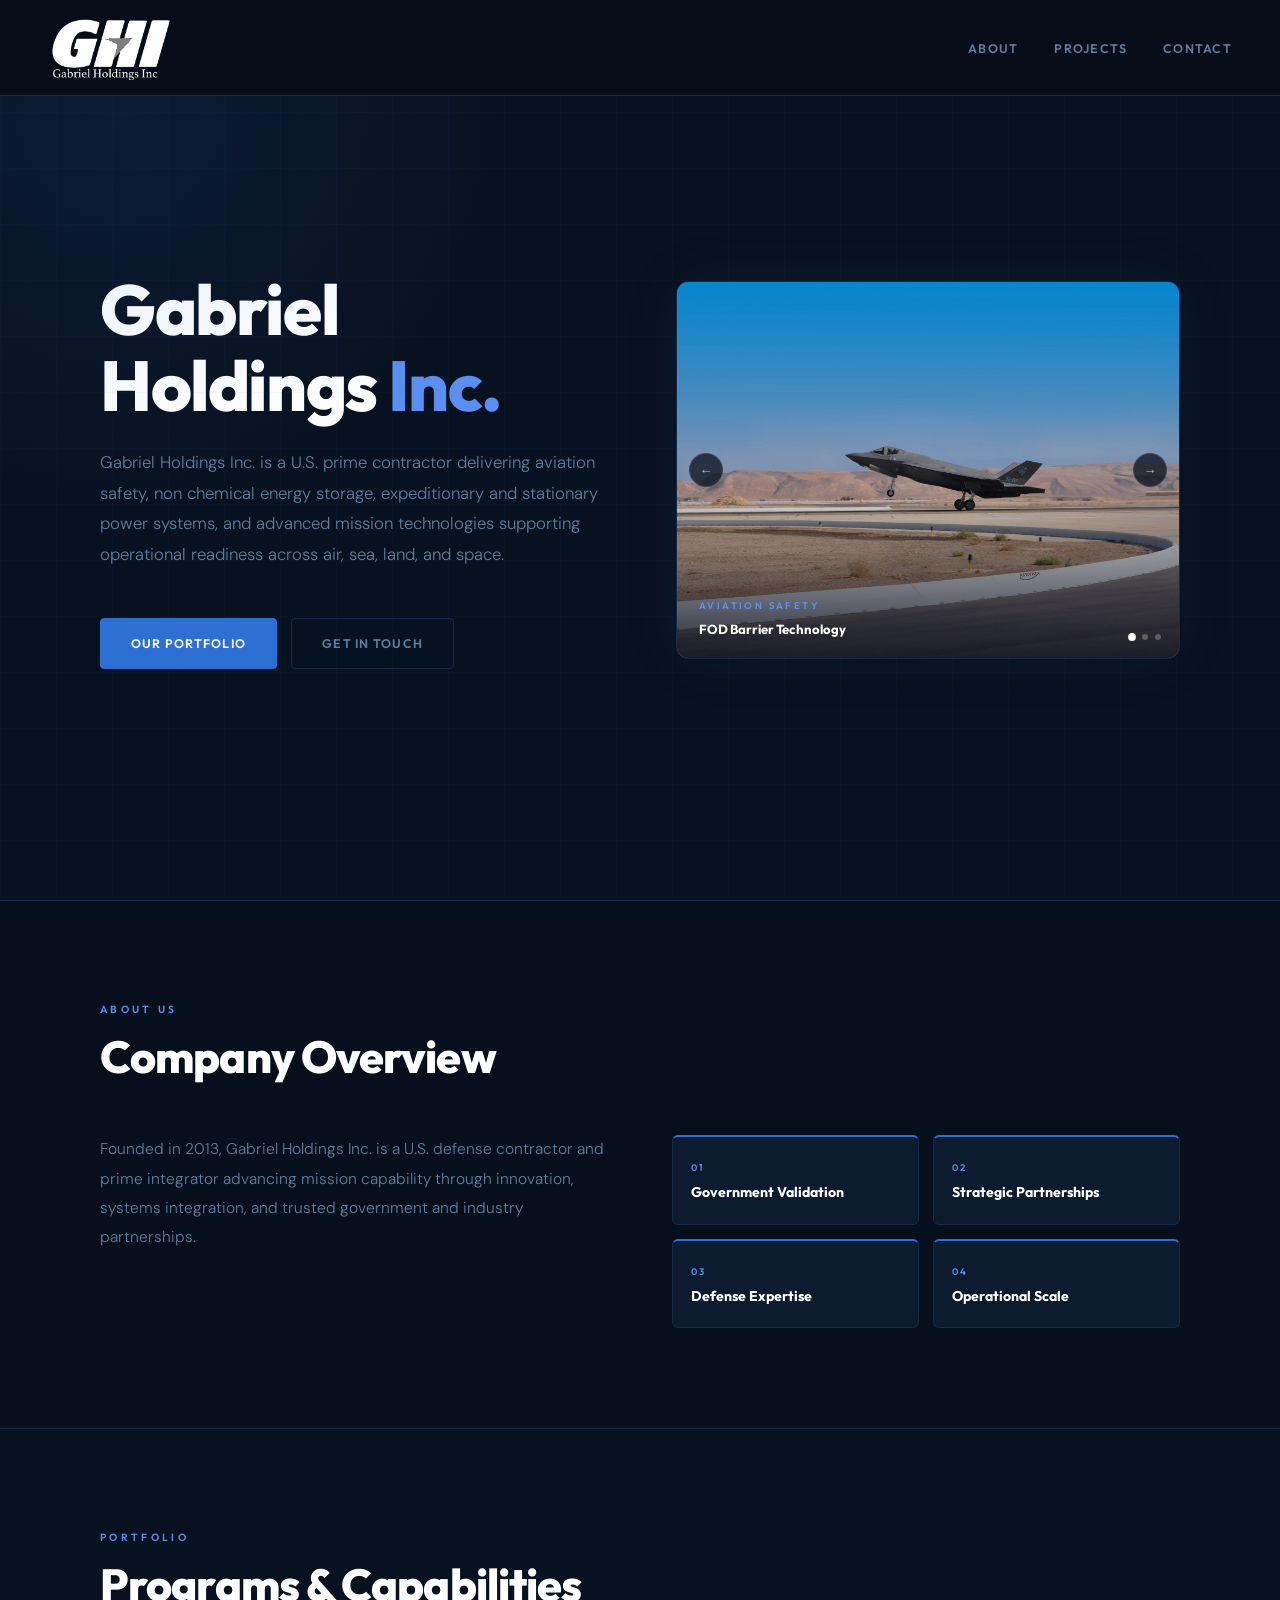
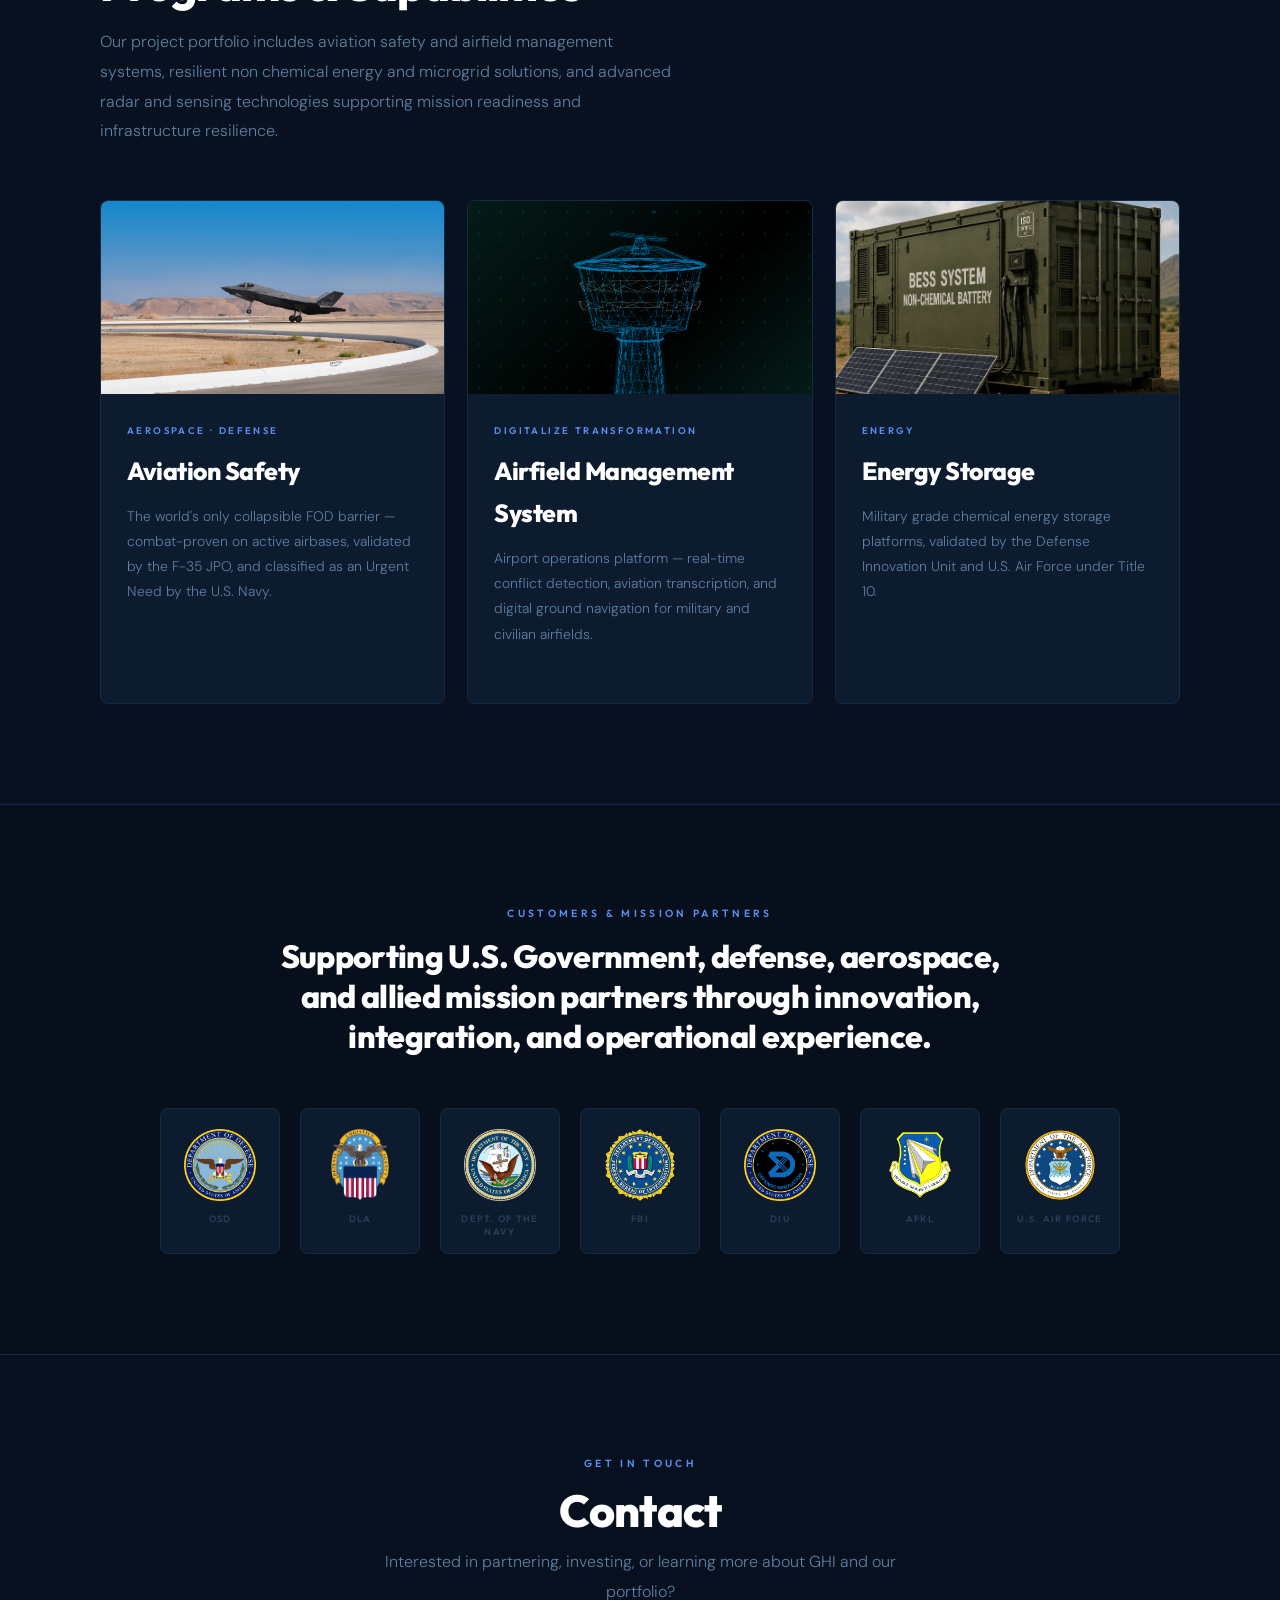
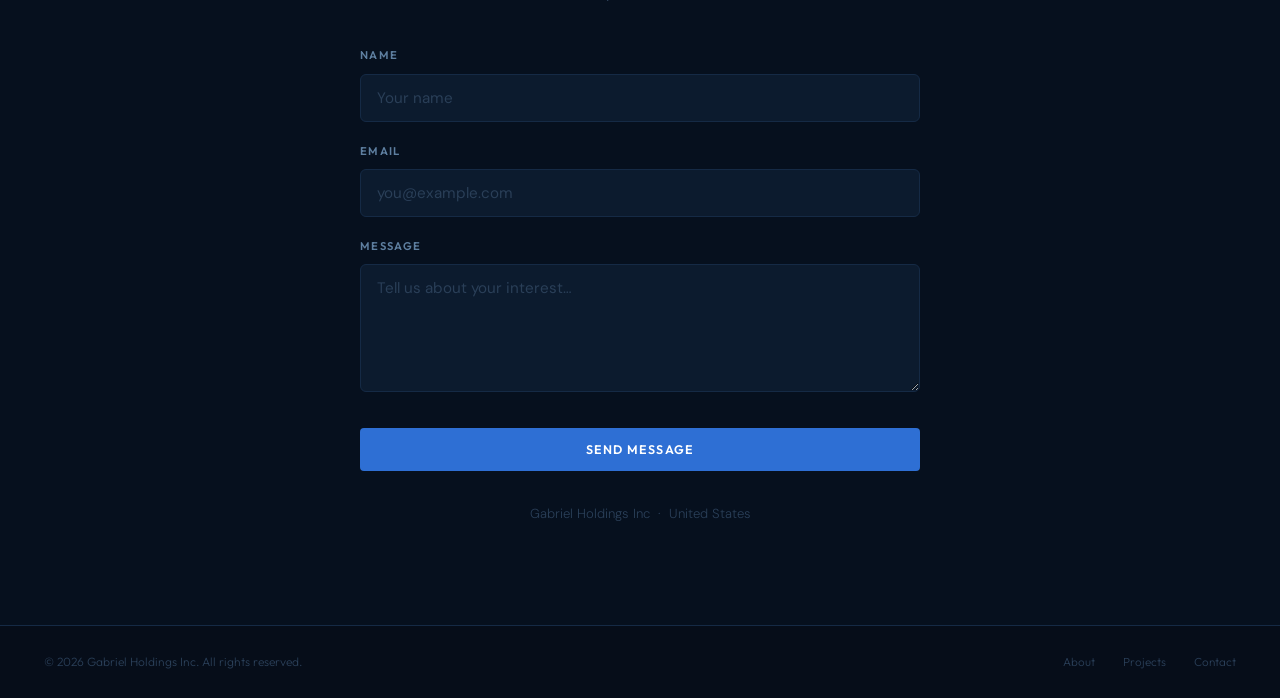
<file: index.html>
<!doctype html>
<html lang="en">
  <head>
    <meta charset="UTF-8" />
    <meta name="viewport" content="width=device-width, initial-scale=1.0" />
    <title>
      Gabriel Holdings Inc — Strategic Defense &amp; Innovation Partners
    </title>
    <meta
      name="description"
      content="Gabriel Holdings Inc partners with breakthrough companies in defense, aerospace, and energy to scale validated technology into real-world impact."
    />
    <link
      href="https://fonts.googleapis.com/css2?family=Outfit:wght@300;400;600;700;800&amp;family=DM+Sans:ital,wght@0,300;0,400;0,500;1,300&amp;display=swap"
      rel="stylesheet"
    />
    <link rel="icon" type="image/png" href="assets/favicon_package_2/favicon-96x96.png" sizes="96x96" />
    <link rel="icon" type="image/svg+xml" href="assets/favicon_package_2/favicon.svg" />
    <link rel="shortcut icon" href="assets/favicon_package_2/favicon.ico" />
    <link rel="apple-touch-icon" sizes="180x180" href="assets/favicon_package_2/apple-touch-icon.png" />
    <link rel="manifest" href="assets/favicon_package_2/site.webmanifest" />
    <link rel="stylesheet" href="style.css" />
    <style>
      /* === HERO === */
      #hero {
        min-height: 100vh;
        display: flex;
        align-items: center;
        padding-top: 120px;
        padding-bottom: 80px;
        position: relative;
        overflow: hidden;
      }

      .hero-inner {
        display: grid;
        grid-template-columns: 1fr 1fr;
        gap: 72px;
        align-items: center;
      }

      #hero::before {
        content: "";
        position: absolute;
        inset: 0;
        background-image:
          linear-gradient(rgba(46, 111, 212, 0.035) 1px, transparent 1px),
          linear-gradient(90deg, rgba(46, 111, 212, 0.035) 1px, transparent 1px);
        background-size: 56px 56px;
        pointer-events: none;
      }

      #hero::after {
        content: "";
        position: absolute;
        top: -280px;
        left: -280px;
        width: 800px;
        height: 800px;
        background: radial-gradient(
          circle,
          rgba(46, 111, 212, 0.12) 0%,
          transparent 68%
        );
        pointer-events: none;
      }

      .hero-eyebrow {
        font-family: "Outfit", sans-serif;
        font-size: 0.68rem;
        font-weight: 600;
        color: var(--accent-l);
        text-transform: uppercase;
        letter-spacing: 0.3em;
        margin-bottom: 26px;
      }

      .hero-sub {
        font-size: 1.05rem;
        color: var(--text-2);
        max-width: 520px;
        line-height: 1.82;
        margin-bottom: 48px;
      }

      /* === ABOUT === */
      #about {
        background: #070f1d;
      }

      .about-grid {
        display: grid;
        grid-template-columns: 1fr 1fr;
        gap: 64px;
        margin-top: 54px;
        align-items: start;
      }

      .about-body p {
        font-size: 0.97rem;
        color: var(--text-2);
        line-height: 1.9;
        margin-bottom: 18px;
      }

      /* === PROJECTS === */
      #projects {
        background: var(--bg);
      }

      .projects-grid {
        display: grid;
        grid-template-columns: repeat(3, 1fr);
        gap: 22px;
        margin-top: 54px;
      }

      .pcard {
        background: var(--bg-card);
        border: 1px solid var(--border);
        border-radius: 8px;
        overflow: hidden;
        display: flex;
        flex-direction: column;
        transition:
          border-color 0.2s,
          background 0.2s;
      }

      .pcard:hover {
        border-color: var(--border-a);
        background: var(--bg-card-h);
      }

      /* Thumbnail area — gradient fallback, real image on top */
      .pcard-thumb {
        position: relative;
        aspect-ratio: 16/9;
        overflow: hidden;
      }

      .pcard-thumb::before {
        content: "";
        position: absolute;
        inset: 0;
        background: var(--thumb-bg);
      }

      .pcard-thumb img {
        position: absolute;
        inset: 0;
        width: 100%;
        height: 100%;
        object-fit: cover;
        z-index: 1;
      }

      /* Per-project thumbnail gradients */
      .pcard.airvrix .pcard-thumb {
        --thumb-bg: linear-gradient(
          135deg,
          #041828 0%,
          #0a3060 60%,
          #041828 100%
        );
      }
      .pcard.towerlink .pcard-thumb {
        --thumb-bg: linear-gradient(
          135deg,
          #041c18 0%,
          #000000 60%,
          #041c18 100%
        );
      }
      .pcard.enercap .pcard-thumb {
        --thumb-bg: linear-gradient(
          135deg,
          #04101f 0%,
          #081a38 60%,
          #04101f 100%
        );
      }

      /* Subtle pattern overlay */
      .pcard.airvrix .pcard-thumb::after {
        content: "";
        position: absolute;
        inset: 0;
        background: repeating-linear-gradient(
          -45deg,
          transparent,
          transparent 28px,
          rgba(46, 111, 212, 0.06) 28px,
          rgba(46, 111, 212, 0.06) 29px
        );
        z-index: 0;
      }

      .pcard.towerlink .pcard-thumb::after {
        content: "";
        position: absolute;
        inset: 0;
        background-image: radial-gradient(
          rgba(16, 185, 129, 0.12) 1px,
          transparent 1px
        );
        background-size: 22px 22px;
        z-index: 0;
      }

      .pcard.enercap .pcard-thumb::after {
        content: "";
        position: absolute;
        inset: 0;
        background: repeating-linear-gradient(
          0deg,
          transparent,
          transparent 22px,
          rgba(46, 111, 212, 0.07) 22px,
          rgba(46, 111, 212, 0.07) 23px
        );
        z-index: 0;
      }

      .pcard.radar .pcard-thumb {
        --thumb-bg: linear-gradient(
          135deg,
          #0a0f1e 0%,
          #1a1040 60%,
          #0a0f1e 100%
        );
      }
      .pcard.radar .pcard-thumb::after {
        content: "";
        position: absolute;
        inset: 0;
        background: repeating-linear-gradient(
          45deg,
          transparent,
          transparent 18px,
          rgba(139, 92, 246, 0.07) 18px,
          rgba(139, 92, 246, 0.07) 19px
        );
        z-index: 0;
      }

      .pcard-body {
        padding: 28px 26px 32px;
        flex: 1;
        display: flex;
        flex-direction: column;
      }

      .pcard-tag {
        font-family: "Outfit", sans-serif;
        font-size: 0.6rem;
        font-weight: 600;
        color: var(--accent-l);
        text-transform: uppercase;
        letter-spacing: 0.25em;
        margin-bottom: 12px;
      }

      .pcard-name {
        font-family: "Outfit", sans-serif;
        font-size: 1.55rem;
        font-weight: 800;
        color: #fff;
        letter-spacing: -0.02em;
        margin-bottom: 12px;
      }

      .pcard-desc {
        font-size: 0.87rem;
        color: var(--text-2);
        line-height: 1.8;
        flex: 1;
        margin-bottom: 24px;
      }

      .pcard-cta {
        font-family: "Outfit", sans-serif;
        font-size: 0.72rem;
        font-weight: 600;
        color: var(--accent-l);
        text-transform: uppercase;
        letter-spacing: 0.15em;
        transition: color 0.2s;
      }

      .pcard-cta:hover {
        color: #fff;
      }
      .pcard-cta::after {
        content: " →";
      }

      .pcard-cta {
        display: none;
      }

      /* === SPOTLIGHT === */
      #spotlight {
        background: #070f1d;
        text-align: center;
      }

      #spotlight h2 {
        max-width: 720px;
        margin: 0 auto 18px;
        font-size: clamp(1.4rem, 2.8vw, 2rem);
        line-height: 1.25;
      }

      #spotlight p.lead {
        margin: 0 auto 52px;
      }

      .partner-logos {
        display: flex;
        flex-wrap: wrap;
        justify-content: center;
        gap: 20px;
        margin-top: 52px;
      }

      .partner-logo {
        background: var(--bg-card);
        border: 1px solid var(--border);
        border-radius: 8px;
        padding: 20px 16px 14px;
        width: 120px;
        display: flex;
        flex-direction: column;
        align-items: center;
        gap: 12px;
        transition: border-color 0.2s;
      }

      .partner-logo:hover {
        border-color: var(--border-a);
      }

      .partner-logo img {
        width: 72px;
        height: 72px;
        object-fit: contain;
        filter: grayscale(0.1) brightness(1.05);
        transition: filter 0.25s;
      }

      .partner-logo:hover img {
        filter: grayscale(0) brightness(1.15);
      }

      .partner-logo span {
        font-family: "Outfit", sans-serif;
        font-size: 0.58rem;
        font-weight: 600;
        color: var(--text-3);
        text-transform: uppercase;
        letter-spacing: 0.14em;
        text-align: center;
        line-height: 1.4;
      }

      /* === CONTACT === */
      #contact {
        background: #06101e;
        text-align: center;
      }
      #contact h2 {
        margin-bottom: 12px;
      }
      #contact p.lead {
        margin: 0 auto 10px;
        text-align: center;
      }

      .contact-meta {
        font-size: 0.82rem;
        color: var(--text-3);
        margin-top: 32px;
      }

      /* === CONTACT FORM === */
      #contactForm {
        max-width: 560px;
        margin: 40px auto 0;
        text-align: left;
      }

      .form-group {
        margin-bottom: 20px;
      }

      .form-group label {
        display: block;
        font-family: "Outfit", sans-serif;
        font-size: 0.7rem;
        font-weight: 600;
        color: var(--text-2);
        text-transform: uppercase;
        letter-spacing: 0.12em;
        margin-bottom: 8px;
      }

      .form-group input,
      .form-group textarea {
        width: 100%;
        background: var(--bg-card);
        border: 1px solid var(--border);
        border-radius: 6px;
        padding: 13px 16px;
        font-family: "DM Sans", sans-serif;
        font-size: 0.95rem;
        color: var(--text);
        outline: none;
        transition: border-color 0.2s;
        resize: vertical;
      }

      .form-group input::placeholder,
      .form-group textarea::placeholder {
        color: var(--text-3);
      }

      .form-group input:focus,
      .form-group textarea:focus {
        border-color: var(--accent-dim);
      }

      .form-group.invalid input,
      .form-group.invalid textarea {
        border-color: #ef4444;
      }

      .field-error {
        display: none;
        font-size: 0.75rem;
        color: #f87171;
        margin-top: 6px;
      }
      .form-group.invalid .field-error {
        display: block;
      }

      #submitBtn {
        width: 100%;
        margin-top: 8px;
        cursor: pointer;
        border: none;
      }
      #submitBtn:disabled {
        opacity: 0.55;
        cursor: not-allowed;
      }

      .form-success {
        max-width: 560px;
        margin: 40px auto 0;
        padding: 52px 40px;
        background: var(--bg-card);
        border: 1px solid var(--border);
        border-radius: 8px;
        text-align: center;
      }

      .form-success-icon {
        font-size: 1.8rem;
        color: var(--green);
        margin-bottom: 14px;
      }

      .form-success-title {
        font-family: "Outfit", sans-serif;
        font-size: 1.15rem;
        font-weight: 700;
        color: #fff;
        margin-bottom: 8px;
      }

      .form-success-body {
        font-size: 0.88rem;
        color: var(--text-2);
      }

      .form-error-banner {
        max-width: 560px;
        margin: 14px auto 0;
        padding: 13px 18px;
        background: rgba(239, 68, 68, 0.07);
        border: 1px solid rgba(239, 68, 68, 0.28);
        border-radius: 6px;
        font-size: 0.83rem;
        color: #fca5a5;
        text-align: center;
      }

      /* === HERO CAROUSEL === */
      .hero-carousel {
        position: relative;
        border-radius: 12px;
        overflow: hidden;
        aspect-ratio: 4/3;
        border: 1px solid var(--border);
        box-shadow: 0 0 60px rgba(46, 111, 212, 0.08);
      }

      .carousel-slide {
        position: absolute;
        inset: 0;
        opacity: 0;
        transition: opacity 0.8s ease;
      }

      .carousel-slide.active {
        opacity: 1;
      }

      .carousel-slide img {
        width: 100%;
        height: 100%;
        object-fit: cover;
      }

      .carousel-overlay {
        position: absolute;
        inset: 0;
        background: linear-gradient(
          to top,
          rgba(6, 10, 24, 0.85) 0%,
          rgba(6, 10, 24, 0.1) 45%,
          transparent 100%
        );
        pointer-events: none;
      }

      .carousel-caption {
        position: absolute;
        bottom: 0;
        left: 0;
        right: 0;
        padding: 20px 22px 18px;
        display: flex;
        align-items: flex-end;
        justify-content: space-between;
      }

      .carousel-label {
        font-family: "Outfit", sans-serif;
      }

      .carousel-label-co {
        font-size: 0.6rem;
        font-weight: 600;
        text-transform: uppercase;
        letter-spacing: 0.25em;
        margin-bottom: 4px;
      }

      .carousel-label-co.airvrix {
        color: var(--accent-l);
      }
      .carousel-label-co.towerlink {
        color: #34d399;
      }

      .carousel-label-title {
        font-size: 0.82rem;
        font-weight: 700;
        color: #fff;
      }

      .carousel-dots {
        position: absolute;
        bottom: 18px;
        right: 18px;
        display: flex;
        gap: 7px;
        align-items: center;
        z-index: 5;
      }

      .carousel-dot {
        width: 6px;
        height: 6px;
        border-radius: 50%;
        background: rgba(255, 255, 255, 0.25);
        border: none;
        cursor: pointer;
        transition:
          background 0.25s,
          transform 0.25s;
        padding: 0;
      }

      .carousel-dot.active {
        background: #fff;
        transform: scale(1.3);
      }

      .carousel-arrow {
        position: absolute;
        top: 50%;
        transform: translateY(-50%);
        width: 34px;
        height: 34px;
        background: rgba(6, 13, 25, 0.72);
        border: 1px solid rgba(255, 255, 255, 0.1);
        border-radius: 50%;
        display: flex;
        align-items: center;
        justify-content: center;
        cursor: pointer;
        color: rgba(255, 255, 255, 0.7);
        font-size: 13px;
        transition:
          background 0.2s,
          border-color 0.2s,
          color 0.2s;
        z-index: 5;
        line-height: 1;
      }

      .carousel-arrow:hover {
        background: rgba(46, 111, 212, 0.35);
        border-color: var(--accent-dim);
        color: #fff;
      }

      .carousel-arrow.prev {
        left: 12px;
      }
      .carousel-arrow.next {
        right: 12px;
      }

      /* brand overlay for Airvrix thumb card */
      .pcard-thumb .brand-overlay {
        mix-blend-mode: screen;
        opacity: 0.72;
        z-index: 2;
        pointer-events: none;
      }

      /* === RESPONSIVE === */
      @media (max-width: 820px) {
        .hero-inner {
          grid-template-columns: 1fr;
          gap: 48px;
        }
        .about-grid {
          grid-template-columns: 1fr;
          gap: 40px;
        }
        .projects-grid {
          grid-template-columns: 1fr;
        }
        .partner-logos {
          gap: 12px;
        }
        .partner-logo {
          width: 100px;
        }
        .partner-logo img {
          width: 56px;
          height: 56px;
        }
      }
    </style>
  </head>
  <body>
    <!-- NAV -->
    <nav>
      <a href="#hero" class="nav-logo">
        <img
          src="assets/LOGO_output-smallpngtools_cropped.png"
          alt="Gabriel Holdings Inc"
        />
      </a>
      <ul class="nav-links">
        <li><a href="#about">About</a></li>
        <li><a href="#projects">Projects</a></li>
        <li><a href="#contact">Contact</a></li>
      </ul>
    </nav>

    <!-- HERO -->
    <section id="hero">
      <div class="wrap">
        <div class="hero-inner">
          <div class="hero-text">
            <!-- <div class="hero-eyebrow">Gabriel Holdings Inc</div> -->
            <h1>Gabriel Holdings <em>Inc.</em></h1>
            <p class="hero-sub">
              Gabriel Holdings Inc. is a U.S. prime contractor delivering
              aviation safety, non chemical energy storage, expeditionary and
              stationary power systems, and advanced mission technologies
              supporting operational readiness across air, sea, land, and space.
            </p>
            <div class="btn-row">
              <a href="#projects" class="btn btn-primary">Our Portfolio</a>
              <a href="#contact" class="btn btn-ghost">Get in Touch</a>
            </div>
          </div>

          <!-- PORTFOLIO CAROUSEL -->
          <div class="hero-carousel" id="heroCarousel">
            <div class="carousel-slide active">
              <img
                src="assets/airvrix-1.jpg"
                alt="Airvrix FOD barrier system"
              />
              <div class="carousel-overlay"></div>
              <div class="carousel-caption">
                <div class="carousel-label">
                  <div class="carousel-label-co airvrix">Aviation Safety</div>
                  <div class="carousel-label-title">FOD Barrier Technology</div>
                </div>
              </div>
            </div>
            <!-- <div class="carousel-slide">
              <img src="assets/airvrix-2.jpg" alt="Airvrix on active airbase" />
              <div class="carousel-overlay"></div>
              <div class="carousel-caption">
                <div class="carousel-label">
                  <div class="carousel-label-co airvrix">Aviation Safety</div>
                  <div class="carousel-label-title">Combat-Proven Systems</div>
                </div>
              </div>
            </div> -->
            <!-- <div class="carousel-slide">
              <img src="assets/airvrix-3.jpg" alt="Airvrix F-35 validated" />
              <div class="carousel-overlay"></div>
              <div class="carousel-caption">
                <div class="carousel-label">
                  <div class="carousel-label-co airvrix">Aviation Safety</div>
                  <div class="carousel-label-title">F-35 JPO Validated</div>
                </div>
              </div>
            </div> -->
            <div class="carousel-slide">
              <img src="assets/towerlink-1.jpg" alt="TowerLink operations" />
              <div class="carousel-overlay"></div>
              <div class="carousel-caption">
                <div class="carousel-label">
                  <div class="carousel-label-co towerlink">
                    Airfield Management System
                  </div>
                  <div class="carousel-label-title">Airport Operations</div>
                </div>
              </div>
            </div>
            <!-- <div class="carousel-slide">
              <img src="assets/towerlink-2.jpg" alt="TowerLink ATC interface" />
              <div class="carousel-overlay"></div>
              <div class="carousel-caption">
                <div class="carousel-label">
                  <div class="carousel-label-co towerlink">
                    Airfield Management System
                  </div>
                  <div class="carousel-label-title">
                    Real-Time ATC Transcription
                  </div>
                </div>
              </div>
            </div> -->
            <!-- <div class="carousel-slide">
              <img
                src="assets/towerlink-3.jpg"
                alt="TowerLink ground navigation"
              />
              <div class="carousel-overlay"></div>
              <div class="carousel-caption">
                <div class="carousel-label">
                  <div class="carousel-label-co towerlink">
                    Airfield Management System
                  </div>
                  <div class="carousel-label-title">
                    Digital Ground Navigation
                  </div>
                </div>
              </div>
            </div> -->

            <div class="carousel-slide">
              <img src="assets/battery_storage.png" alt="Energy Storage system" />
              <div class="carousel-overlay"></div>
              <div class="carousel-caption">
                <div class="carousel-label">
                  <div class="carousel-label-co airvrix">Energy Storage</div>
                  <div class="carousel-label-title">Non-Chemical Power Systems</div>
                </div>
              </div>
            </div>

            <!-- Controls -->
            <button class="carousel-arrow prev" aria-label="Previous">
              &#8592;
            </button>
            <button class="carousel-arrow next" aria-label="Next">
              &#8594;
            </button>
            <div class="carousel-dots" id="carouselDots"></div>
          </div>
        </div>
      </div>
    </section>

    <hr class="div" />

    <!-- ABOUT -->
    <section id="about">
      <div class="wrap">
        <div class="label">About Us</div>
        <h2>Company Overview</h2>

        <div class="about-grid">
          <div class="about-body">
            <p>
              Founded in 2013, Gabriel Holdings Inc. is a U.S. defense
              contractor and prime integrator advancing mission capability
              through innovation, systems integration, and trusted government
              and industry partnerships.
            </p>
            <!-- <p>
              We go beyond capital. GHI brings government relationships, defense
              expertise, operational experience, and a network that opens doors
              — accelerating the path from prototype to program of record.
            </p>
            <p>
              Our portfolio companies share a common thread: they solve real
              problems for real missions, backed by government validation and
              built for significant scale.
            </p> -->
          </div>

          <div class="pillars">
            <div class="pillar">
              <div class="pillar-n">01</div>
              <div class="pillar-t">Government Validation</div>
            </div>
            <div class="pillar">
              <div class="pillar-n">02</div>
              <div class="pillar-t">Strategic Partnerships</div>
            </div>
            <div class="pillar">
              <div class="pillar-n">03</div>
              <div class="pillar-t">Defense Expertise</div>
            </div>
            <div class="pillar">
              <div class="pillar-n">04</div>
              <div class="pillar-t">Operational Scale</div>
            </div>
          </div>
        </div>
      </div>
    </section>

    <hr class="div" />

    <!-- PROJECTS -->
    <section id="projects">
      <div class="wrap">
        <div class="label">Portfolio</div>
        <h2>Programs & Capabilities</h2>
        <p class="lead">
          Our project portfolio includes aviation safety and airfield management
          systems, resilient non chemical energy and microgrid solutions, and
          advanced radar and sensing technologies supporting mission readiness
          and infrastructure resilience.
        </p>

        <div class="projects-grid">
          <!-- Aviation Safety -->
          <a class="pcard airvrix">
            <div class="pcard-thumb">
              <img
                src="assets/airvrix-1.jpg"
                alt="Aviation Safety — FOD barrier systems"
              />
            </div>
            <div class="pcard-body">
              <div class="pcard-tag">Aerospace · Defense</div>
              <div class="pcard-name">Aviation Safety</div>
              <p class="pcard-desc">
                The world's only collapsible FOD barrier — combat-proven on
                active airbases, validated by the F-35 JPO, and classified as an
                Urgent Need by the U.S. Navy.
              </p>
              <span class="pcard-cta">View Project</span>
            </div>
          </a>

          <!-- Airfield Management System -->
          <a class="pcard towerlink">
            <div class="pcard-thumb">
              <img
                src="assets/towerlink-tower.png"
                alt="Airfield Management System — AI airport operations"
              />
            </div>
            <div class="pcard-body">
              <div class="pcard-tag">Digitalize Transformation</div>
              <div class="pcard-name">Airfield Management System</div>
              <p class="pcard-desc">
                Airport operations platform — real-time conflict detection,
                aviation transcription, and digital ground navigation for
                military and civilian airfields.
              </p>
              <span class="pcard-cta">View Project</span>
            </div>
          </a>

          <!-- Energy Storage -->
          <a class="pcard enercap">
            <div class="pcard-thumb">
              <img
                src="assets/battery_storage.png"
                alt="Energy Storage — defense-grade energy storage"
              />
            </div>
            <div class="pcard-body">
              <div class="pcard-tag">Energy</div>
              <div class="pcard-name">Energy Storage</div>
              <p class="pcard-desc">
                Military grade chemical energy storage platforms, validated by
                the Defense Innovation Unit and U.S. Air Force under Title 10.
              </p>
              <span class="pcard-cta">View Project</span>
            </div>
          </a>
        </div>
      </div>
    </section>

    <hr class="div" />

    <!-- SPOTLIGHT -->
    <section id="spotlight">
      <div class="wrap">
        <div class="label">Customers & Mission Partners</div>
        <h2>
          Supporting U.S. Government, defense, aerospace, and allied mission
          partners through innovation, integration, and operational experience.
        </h2>
        <!-- <p class="lead">
          Trusted by the organizations that defend, power, and connect America's
          most critical missions.
        </p> -->

        <div class="partner-logos">
          <div class="partner-logo">
            <img src="assets/partner-osd.png" alt="OSD" />
            <span>OSD</span>
          </div>
          <div class="partner-logo">
            <img src="assets/partner-dla.png" alt="DLA" />
            <span>DLA</span>
          </div>
          <div class="partner-logo">
            <img src="assets/partner-navy.png" alt="Department of the Navy" />
            <span>Dept. of the Navy</span>
          </div>
          <div class="partner-logo">
            <img src="assets/partner-fbi.png" alt="FBI" />
            <span>FBI</span>
          </div>
          <div class="partner-logo">
            <img src="assets/partner-diu.png" alt="DIU" />
            <span>DIU</span>
          </div>
          <div class="partner-logo">
            <img src="assets/partner-afrl.png" alt="AFRL" />
            <span>AFRL</span>
          </div>
          <div class="partner-logo">
            <img src="assets/partner-usaf.png" alt="U.S. Air Force" />
            <span>U.S. Air Force</span>
          </div>
        </div>
      </div>
    </section>

    <hr class="div" />

    <!-- CONTACT -->
    <section id="contact">
      <div class="wrap">
        <div class="label">Get in Touch</div>
        <h2>Contact</h2>
        <p class="lead">
          Interested in partnering, investing, or learning more about GHI and
          our portfolio?
        </p>

        <form
          id="contactForm"
          action="https://ghinc.com/contact.php"
          method="POST"
          novalidate
        >
          <div class="form-group">
            <label for="cf-name">Name</label>
            <input
              type="text"
              id="cf-name"
              name="name"
              placeholder="Your name"
              required
            />
            <span class="field-error">Please enter your name.</span>
          </div>
          <div class="form-group">
            <label for="cf-email">Email</label>
            <input
              type="email"
              id="cf-email"
              name="email"
              placeholder="you@example.com"
              required
            />
            <span class="field-error">Please enter a valid email address.</span>
          </div>
          <div class="form-group">
            <label for="cf-message">Message</label>
            <textarea
              id="cf-message"
              name="message"
              rows="5"
              placeholder="Tell us about your interest…"
              required
            ></textarea>
            <span class="field-error">Please enter a message.</span>
          </div>
          <!-- Honeypot: hidden from humans, bots fill it and get silently ignored -->
          <input
            type="text"
            name="website"
            style="display: none"
            tabindex="-1"
            autocomplete="off"
          />
          <button type="submit" id="submitBtn" class="btn btn-primary">
            Send Message
          </button>
        </form>

        <div id="formSuccess" class="form-success" hidden>
          <div class="form-success-icon">✓</div>
          <div class="form-success-title">Message sent</div>
          <div class="form-success-body">
            Thank you — we'll be in touch shortly.
          </div>
        </div>

        <div id="formError" class="form-error-banner" hidden>
          Something went wrong. Please try again later.
        </div>

        <div class="contact-meta">
          Gabriel Holdings Inc &nbsp;·&nbsp; United States
        </div>
      </div>
    </section>

    <!-- CONTACT FORM SCRIPT -->
    <script>
      (function () {
        const form = document.getElementById("contactForm");
        const submitBtn = document.getElementById("submitBtn");
        const successEl = document.getElementById("formSuccess");
        const errorEl = document.getElementById("formError");

        function validate(input) {
          const group = input.closest(".form-group");
          const ok = input.checkValidity();
          group.classList.toggle("invalid", !ok);
          return ok;
        }

        form.querySelectorAll(".form-group input, .form-group textarea").forEach((el) => {
          el.addEventListener("blur", () => validate(el));
          el.addEventListener("input", () => {
            if (el.closest(".form-group").classList.contains("invalid"))
              validate(el);
          });
        });

        form.addEventListener("submit", async (e) => {
          e.preventDefault();
          let ok = true;
          form.querySelectorAll(".form-group input, .form-group textarea").forEach((el) => {
            if (!validate(el)) ok = false;
          });
          if (!ok) return;

          submitBtn.disabled = true;
          submitBtn.textContent = "Sending…";
          errorEl.hidden = true;

          try {
            const res = await fetch(form.action, {
              method: "POST",
              body: new FormData(form),
              headers: { Accept: "application/json" },
            });
            if (!res.ok) throw new Error();
            form.hidden = true;
            successEl.hidden = false;
          } catch {
            errorEl.hidden = false;
            submitBtn.disabled = false;
            submitBtn.textContent = "Send Message";
          }
        });
      })();
    </script>

    <!-- CAROUSEL SCRIPT -->
    <script>
      (function () {
        const carousel = document.getElementById("heroCarousel");
        const slides = carousel.querySelectorAll(".carousel-slide");
        const dotsEl = document.getElementById("carouselDots");
        let current = 0;
        let timer;

        slides.forEach((_, i) => {
          const dot = document.createElement("button");
          dot.className = "carousel-dot" + (i === 0 ? " active" : "");
          dot.setAttribute("aria-label", "Slide " + (i + 1));
          dot.addEventListener("click", () => {
            show(i);
            resetTimer();
          });
          dotsEl.appendChild(dot);
        });

        const dots = dotsEl.querySelectorAll(".carousel-dot");

        function show(n) {
          slides[current].classList.remove("active");
          dots[current].classList.remove("active");
          current = (n + slides.length) % slides.length;
          slides[current].classList.add("active");
          dots[current].classList.add("active");
        }

        function autoplay() {
          timer = setInterval(() => show(current + 1), 4500);
        }
        function resetTimer() {
          clearInterval(timer);
          autoplay();
        }

        carousel
          .querySelector(".carousel-arrow.prev")
          .addEventListener("click", () => {
            show(current - 1);
            resetTimer();
          });
        carousel
          .querySelector(".carousel-arrow.next")
          .addEventListener("click", () => {
            show(current + 1);
            resetTimer();
          });

        autoplay();
      })();
    </script>

    <!-- FOOTER -->
    <footer>
      <div class="foot-copy">
        © 2026 Gabriel Holdings Inc. All rights reserved.
      </div>
      <div class="foot-links">
        <a href="#about">About</a>
        <a href="#projects">Projects</a>
        <a href="#contact">Contact</a>
      </div>
    </footer>
  </body>
</html>
</file>
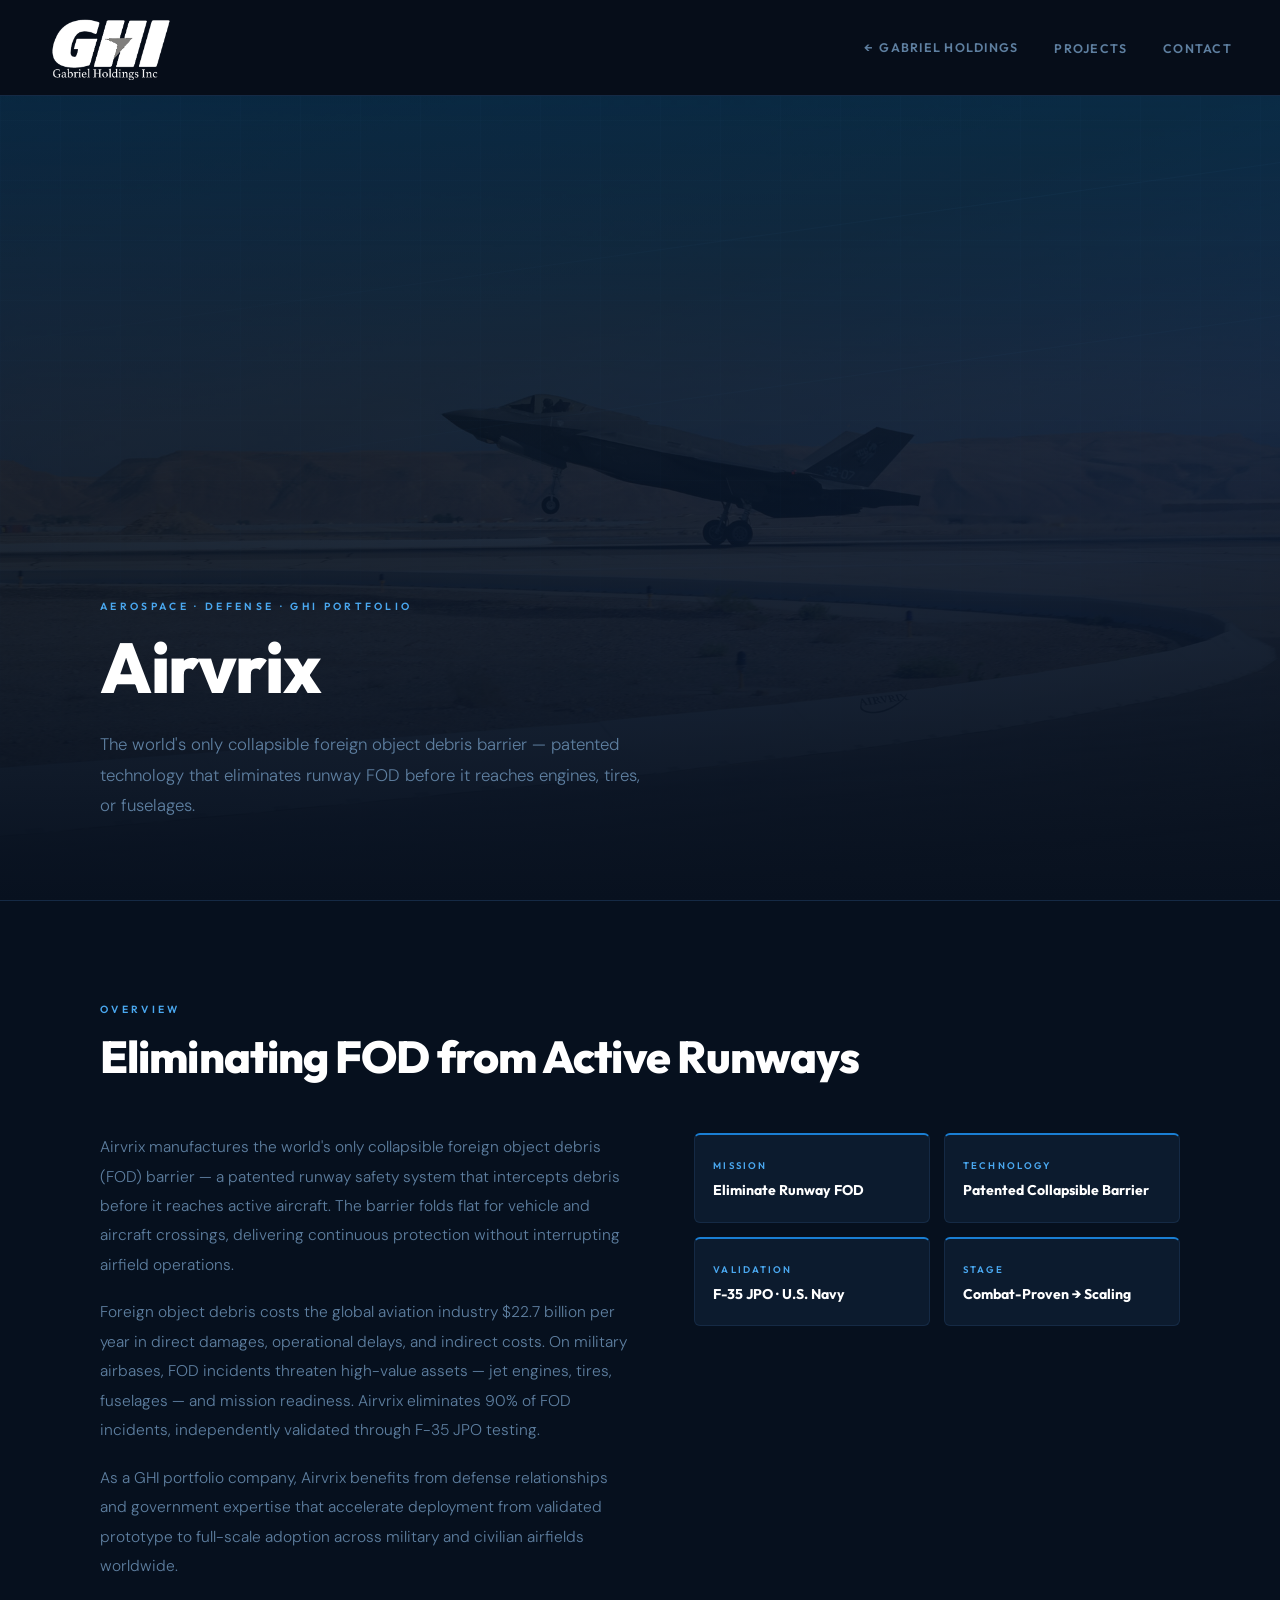
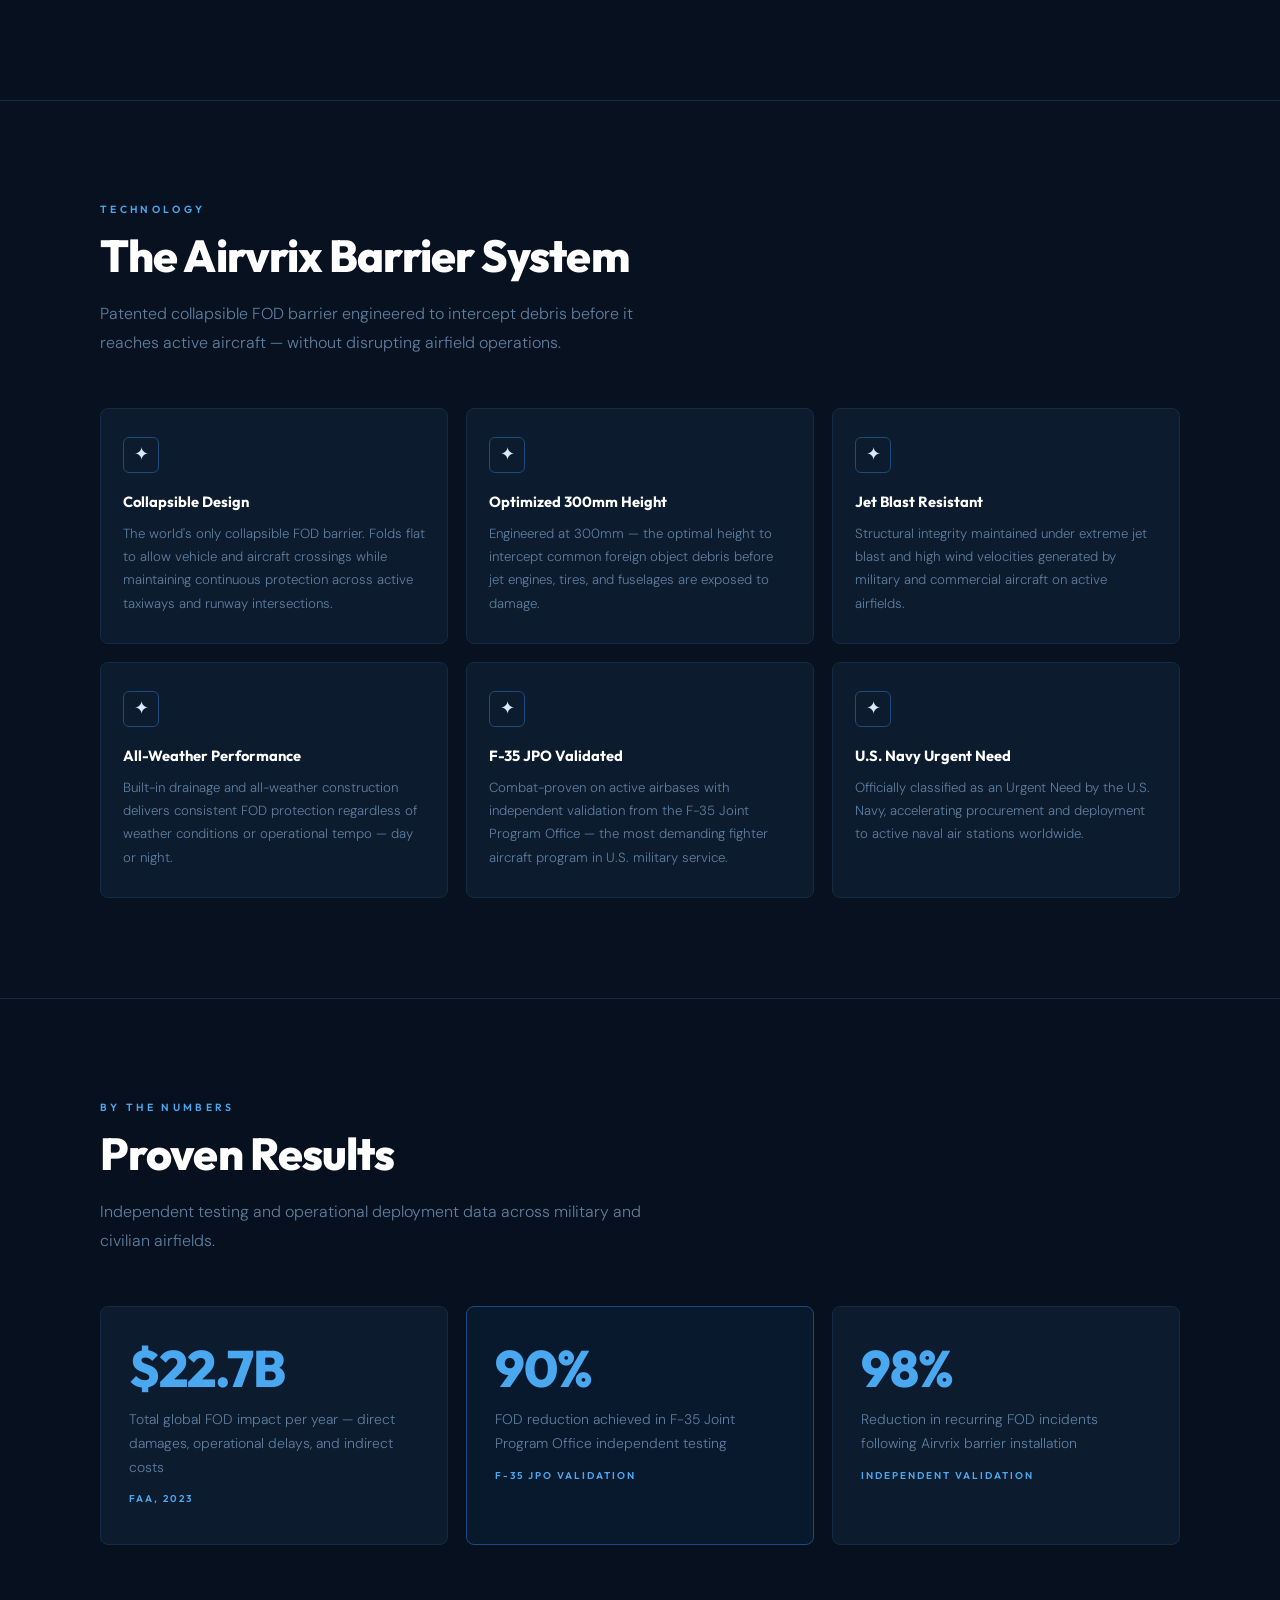
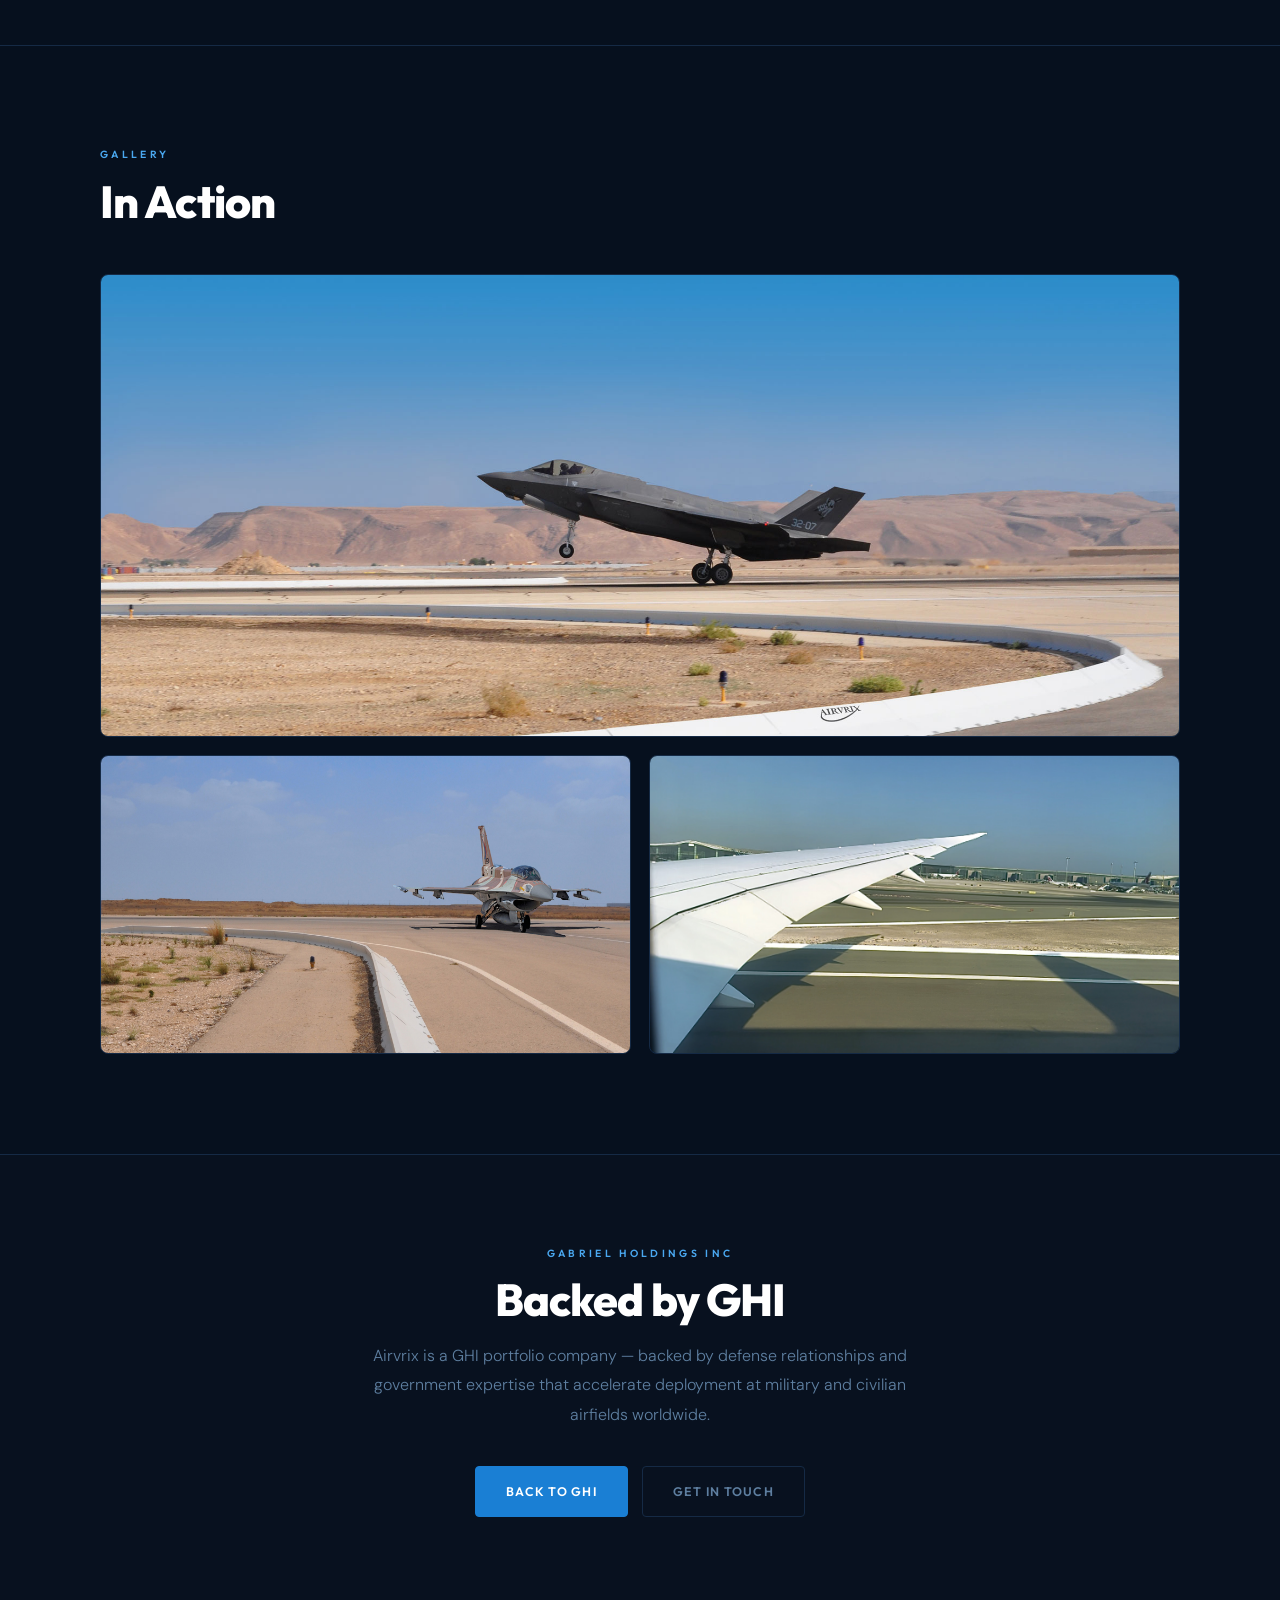
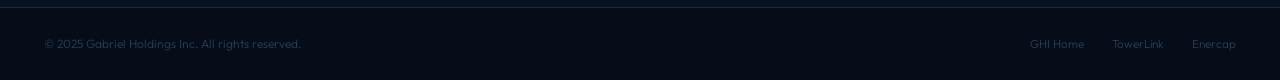
<file: airvrix.html>
<!doctype html>
<html lang="en">
  <head>
    <meta charset="UTF-8" />
    <meta name="viewport" content="width=device-width, initial-scale=1.0" />
    <title>Airvrix — Gabriel Holdings Inc</title>
    <meta
      name="description"
      content="Airvrix manufactures the world's only collapsible FOD barrier — combat-proven on active airbases and validated by the F-35 Joint Program Office and U.S. Navy."
    />
    <link
      href="https://fonts.googleapis.com/css2?family=Outfit:wght@300;400;600;700;800&family=DM+Sans:ital,wght@0,300;0,400;0,500;1,300&display=swap"
      rel="stylesheet"
    />
    <link rel="icon" type="image/png" href="assets/favicon_package_2/favicon-96x96.png" sizes="96x96" />
    <link rel="icon" type="image/svg+xml" href="assets/favicon_package_2/favicon.svg" />
    <link rel="shortcut icon" href="assets/favicon_package_2/favicon.ico" />
    <link rel="apple-touch-icon" sizes="180x180" href="assets/favicon_package_2/apple-touch-icon.png" />
    <link rel="manifest" href="assets/favicon_package_2/site.webmanifest" />
    <link rel="stylesheet" href="style.css" />
    <style>
      /* Airvrix accent override — aviation blue */
      :root {
        --accent: #1a7fd4;
        --accent-l: #4aa8f0;
        --accent-dim: #0d4070;
      }

      /* Hero: deep sky gradient with diagonal flight-path lines */
      .project-hero {
        background: linear-gradient(
          160deg,
          #040e1e 0%,
          #061828 40%,
          #0a2855 70%,
          #040e1e 100%
        );
      }

      .flight-lines {
        position: absolute;
        inset: 0;
        overflow: hidden;
        z-index: 0;
      }

      .flight-lines::before,
      .flight-lines::after {
        content: "";
        position: absolute;
        background: linear-gradient(
          90deg,
          transparent,
          rgba(74, 168, 240, 0.07),
          transparent
        );
        width: 200%;
        height: 1px;
        transform-origin: left center;
      }

      .flight-lines::before {
        top: 38%;
        transform: rotate(-8deg) translateX(-10%);
      }

      .flight-lines::after {
        top: 55%;
        transform: rotate(-8deg) translateX(-10%);
      }

      /* Grid pattern overlay */
      .hero-grid {
        position: absolute;
        inset: 0;
        background-image:
          linear-gradient(rgba(74, 168, 240, 0.03) 1px, transparent 1px),
          linear-gradient(90deg, rgba(74, 168, 240, 0.03) 1px, transparent 1px);
        background-size: 60px 60px;
        z-index: 0;
      }

      /* === ABOUT === */
      #about {
        background: #06101e;
      }

      .about-cols {
        display: grid;
        grid-template-columns: 1.1fr 1fr;
        gap: 60px;
        margin-top: 52px;
        align-items: start;
      }

      .body-text p {
        font-size: 0.97rem;
        color: var(--text-2);
        line-height: 1.9;
        margin-bottom: 18px;
      }

      /* === CAPABILITIES === */
      #capabilities {
        background: var(--bg);
      }

      .cap-grid {
        display: grid;
        grid-template-columns: repeat(3, 1fr);
        gap: 18px;
        margin-top: 50px;
      }

      .cap-card {
        background: var(--bg-card);
        border: 1px solid var(--border);
        border-radius: 8px;
        padding: 28px 22px;
      }

      .cap-icon {
        width: 36px;
        height: 36px;
        border: 1px solid var(--border-a);
        border-radius: 6px;
        margin-bottom: 16px;
        display: flex;
        align-items: center;
        justify-content: center;
        font-size: 1.1rem;
      }

      .cap-title {
        font-family: "Outfit", sans-serif;
        font-size: 0.92rem;
        font-weight: 700;
        color: #fff;
        margin-bottom: 8px;
      }

      .cap-desc {
        font-size: 0.83rem;
        color: var(--text-2);
        line-height: 1.75;
      }

      /* === GALLERY === */
      #gallery {
        background: #06101e;
      }

      /* Airvrix gallery gradient tones */
      .airvrix-grad-1 {
        --photo-bg: linear-gradient(
          135deg,
          #041422 0%,
          #0b2a5a 50%,
          #041422 100%
        );
      }
      .airvrix-grad-2 {
        --photo-bg: linear-gradient(
          135deg,
          #040e1e 0%,
          #082045 50%,
          #040e1e 100%
        );
      }
      .airvrix-grad-3 {
        --photo-bg: linear-gradient(
          135deg,
          #04101f 0%,
          #0c2e60 50%,
          #04101f 100%
        );
      }
      .airvrix-grad-4 {
        --photo-bg: linear-gradient(
          160deg,
          #040e1e 0%,
          #0a2455 60%,
          #040e1e 100%
        );
      }

      /* Diagonal lines on empty photo items */
      .photo-item.airvrix-grad-1::after,
      .photo-item.airvrix-grad-2::after,
      .photo-item.airvrix-grad-3::after,
      .photo-item.airvrix-grad-4::after {
        content: "";
        position: absolute;
        inset: 0;
        background: repeating-linear-gradient(
          -45deg,
          transparent,
          transparent 30px,
          rgba(74, 168, 240, 0.04) 30px,
          rgba(74, 168, 240, 0.04) 31px
        );
        z-index: 0;
      }

      /* === IMPACT === */
      #impact {
        background: #06101e;
      }

      .impact-grid {
        display: grid;
        grid-template-columns: repeat(3, 1fr);
        gap: 18px;
        margin-top: 50px;
      }

      .impact-card {
        background: var(--bg-card);
        border: 1px solid var(--border);
        border-radius: 8px;
        padding: 36px 28px;
      }

      .impact-card.accent {
        border-color: var(--border-a);
        background: rgba(26, 127, 212, 0.08);
      }

      .impact-num {
        font-family: "Outfit", sans-serif;
        font-size: clamp(2.2rem, 4vw, 3.2rem);
        font-weight: 800;
        color: var(--accent-l);
        letter-spacing: -0.02em;
        line-height: 1;
        margin-bottom: 14px;
      }

      .impact-label {
        font-size: 0.87rem;
        color: var(--text-2);
        line-height: 1.7;
        margin-bottom: 12px;
      }

      .impact-source {
        font-family: "Outfit", sans-serif;
        font-size: 0.62rem;
        font-weight: 600;
        color: var(--accent-l);
        text-transform: uppercase;
        letter-spacing: 0.2em;
      }

      /* === BRAND OVERLAY === */
      .brand-overlay {
        position: absolute;
        inset: 0;
        width: 100%;
        height: 100%;
        object-fit: cover;
        mix-blend-mode: screen;
        opacity: 0.75;
        z-index: 2;
        pointer-events: none;
      }

      /* === CTA === */
      #cta {
        background: var(--bg);
        text-align: center;
        padding: 90px 44px;
      }
      #cta h2 {
        margin-bottom: 16px;
      }
      #cta p.lead {
        margin: 0 auto 36px;
        text-align: center;
      }

      /* === RESPONSIVE === */
      @media (max-width: 820px) {
        .about-cols {
          grid-template-columns: 1fr;
          gap: 36px;
        }
        .cap-grid {
          grid-template-columns: 1fr 1fr;
        }
        .impact-grid {
          grid-template-columns: 1fr;
        }
      }

      @media (max-width: 520px) {
        .cap-grid {
          grid-template-columns: 1fr;
        }
      }
    </style>
  </head>
  <body>
    <!-- NAV -->
    <nav>
      <a href="index.html" class="nav-logo">
        <img
          src="assets/LOGO_output-smallpngtools_cropped.png"
          alt="Gabriel Holdings Inc"
        />
      </a>
      <ul class="nav-links">
        <li><a href="index.html" class="nav-back">Gabriel Holdings</a></li>
        <li><a href="index.html#projects">Projects</a></li>
        <li><a href="index.html#contact">Contact</a></li>
      </ul>
    </nav>

    <!-- HERO -->
    <div class="project-hero">
      <!-- Background photo (replace with screenshot from airvrix.com) -->
      <div class="project-hero-bg">
        <img src="assets/airvrix-1.jpg" alt="Airvrix — FOD barrier systems" />
        <!-- <img src="assets/airvrix-hero.png" class="brand-overlay" alt=""> -->
      </div>
      <div class="flight-lines"></div>
      <div class="hero-grid"></div>
      <div class="project-hero-fade"></div>

      <div class="project-hero-content">
        <div class="label">Aerospace · Defense · GHI Portfolio</div>
        <h1>Airvrix</h1>
        <p
          class="hero-sub"
          style="
            max-width: 540px;
            font-size: 1.05rem;
            color: var(--text-2);
            line-height: 1.8;
            margin-top: 0;
            margin-bottom: 0;
          "
        >
          The world's only collapsible foreign object debris barrier — patented
          technology that eliminates runway FOD before it reaches engines,
          tires, or fuselages.
        </p>
      </div>
    </div>

    <hr class="div" />

    <!-- ABOUT -->
    <section id="about">
      <div class="wrap">
        <div class="label">Overview</div>
        <h2>Eliminating FOD from Active Runways</h2>

        <div class="about-cols">
          <div class="body-text">
            <p>
              Airvrix manufactures the world's only collapsible foreign object
              debris (FOD) barrier — a patented runway safety system that
              intercepts debris before it reaches active aircraft. The barrier
              folds flat for vehicle and aircraft crossings, delivering
              continuous protection without interrupting airfield operations.
            </p>
            <p>
              Foreign object debris costs the global aviation industry $22.7
              billion per year in direct damages, operational delays, and
              indirect costs. On military airbases, FOD incidents threaten
              high-value assets — jet engines, tires, fuselages — and mission
              readiness. Airvrix eliminates 90% of FOD incidents, independently
              validated through F-35 JPO testing.
            </p>
            <p>
              As a GHI portfolio company, Airvrix benefits from defense
              relationships and government expertise that accelerate deployment
              from validated prototype to full-scale adoption across military
              and civilian airfields worldwide.
            </p>
          </div>

          <div class="pillars">
            <div class="pillar">
              <div class="pillar-n">Mission</div>
              <div class="pillar-t">Eliminate Runway FOD</div>
            </div>
            <div class="pillar">
              <div class="pillar-n">Technology</div>
              <div class="pillar-t">Patented Collapsible Barrier</div>
            </div>
            <div class="pillar">
              <div class="pillar-n">Validation</div>
              <div class="pillar-t">F-35 JPO · U.S. Navy</div>
            </div>
            <div class="pillar">
              <div class="pillar-n">Stage</div>
              <div class="pillar-t">Combat-Proven → Scaling</div>
            </div>
          </div>
        </div>
      </div>
    </section>

    <hr class="div" />

    <!-- CAPABILITIES -->
    <section id="capabilities">
      <div class="wrap">
        <div class="label">Technology</div>
        <h2>The Airvrix Barrier System</h2>
        <p class="lead">
          Patented collapsible FOD barrier engineered to intercept debris before
          it reaches active aircraft — without disrupting airfield operations.
        </p>

        <div class="cap-grid">
          <div class="cap-card">
            <div class="cap-icon">✦</div>
            <div class="cap-title">Collapsible Design</div>
            <p class="cap-desc">
              The world's only collapsible FOD barrier. Folds flat to allow
              vehicle and aircraft crossings while maintaining continuous
              protection across active taxiways and runway intersections.
            </p>
          </div>
          <div class="cap-card">
            <div class="cap-icon">✦</div>
            <div class="cap-title">Optimized 300mm Height</div>
            <p class="cap-desc">
              Engineered at 300mm — the optimal height to intercept common
              foreign object debris before jet engines, tires, and fuselages are
              exposed to damage.
            </p>
          </div>
          <div class="cap-card">
            <div class="cap-icon">✦</div>
            <div class="cap-title">Jet Blast Resistant</div>
            <p class="cap-desc">
              Structural integrity maintained under extreme jet blast and high
              wind velocities generated by military and commercial aircraft on
              active airfields.
            </p>
          </div>
          <div class="cap-card">
            <div class="cap-icon">✦</div>
            <div class="cap-title">All-Weather Performance</div>
            <p class="cap-desc">
              Built-in drainage and all-weather construction delivers consistent
              FOD protection regardless of weather conditions or operational
              tempo — day or night.
            </p>
          </div>
          <div class="cap-card">
            <div class="cap-icon">✦</div>
            <div class="cap-title">F-35 JPO Validated</div>
            <p class="cap-desc">
              Combat-proven on active airbases with independent validation from
              the F-35 Joint Program Office — the most demanding fighter
              aircraft program in U.S. military service.
            </p>
          </div>
          <div class="cap-card">
            <div class="cap-icon">✦</div>
            <div class="cap-title">U.S. Navy Urgent Need</div>
            <p class="cap-desc">
              Officially classified as an Urgent Need by the U.S. Navy,
              accelerating procurement and deployment to active naval air
              stations worldwide.
            </p>
          </div>
        </div>
      </div>
    </section>

    <hr class="div" />

    <!-- IMPACT -->
    <section id="impact">
      <div class="wrap">
        <div class="label">By the Numbers</div>
        <h2>Proven Results</h2>
        <p class="lead">
          Independent testing and operational deployment data across military
          and civilian airfields.
        </p>

        <div class="impact-grid">
          <div class="impact-card">
            <div class="impact-num">$22.7B</div>
            <div class="impact-label">
              Total global FOD impact per year — direct damages, operational
              delays, and indirect costs
            </div>
            <div class="impact-source">FAA, 2023</div>
          </div>
          <div class="impact-card accent">
            <div class="impact-num">90%</div>
            <div class="impact-label">
              FOD reduction achieved in F-35 Joint Program Office independent
              testing
            </div>
            <div class="impact-source">F-35 JPO Validation</div>
          </div>
          <div class="impact-card">
            <div class="impact-num">98%</div>
            <div class="impact-label">
              Reduction in recurring FOD incidents following Airvrix barrier
              installation
            </div>
            <div class="impact-source">Independent Validation</div>
          </div>
        </div>
      </div>
    </section>

    <hr class="div" />

    <!-- GALLERY -->
    <section id="gallery">
      <div class="wrap">
        <div class="label">Gallery</div>
        <h2>In Action</h2>

        <!--
        PHOTOS: Drop in screenshots from airvrix.com
        Recommended filenames:
          assets/airvrix-1.jpg  (hero/main product shot)
          assets/airvrix-2.jpg  (technology detail)
          assets/airvrix-3.jpg  (deployment or mission context)
          assets/airvrix-4.jpg  (team or facility)
        Run: bash fetch-images.sh to auto-download
      -->
        <div class="photo-grid two-col" style="margin-top: 48px">
          <div class="photo-item wide span2 airvrix-grad-1">
            <img src="assets/airvrix-1.jpg" alt="Airvrix aerial platform" />
          </div>
          <div class="photo-item wide airvrix-grad-2">
            <img src="assets/airvrix-2.jpg" alt="Airvrix technology" />
          </div>
          <div class="photo-item wide airvrix-grad-3">
            <img src="assets/airvrix-3.jpg" alt="Airvrix in operation" />
          </div>
        </div>
      </div>
    </section>

    <hr class="div" />

    <!-- CTA -->
    <section id="cta">
      <div class="wrap">
        <div class="label">Gabriel Holdings Inc</div>
        <h2>Backed by GHI</h2>
        <p class="lead">
          Airvrix is a GHI portfolio company — backed by defense relationships
          and government expertise that accelerate deployment at military and
          civilian airfields worldwide.
        </p>
        <div class="btn-row" style="justify-content: center; margin-top: 36px">
          <a href="index.html" class="btn btn-primary">Back to GHI</a>
          <a href="index.html#contact" class="btn btn-ghost">Get in Touch</a>
        </div>
      </div>
    </section>

    <!-- FOOTER -->
    <footer>
      <div class="foot-copy">
        © 2025 Gabriel Holdings Inc. All rights reserved.
      </div>
      <div class="foot-links">
        <a href="index.html">GHI Home</a>
        <a href="towerlink.html">TowerLink</a>
        <a href="enercap.html">Enercap</a>
      </div>
    </footer>
  </body>
</html>
</file>
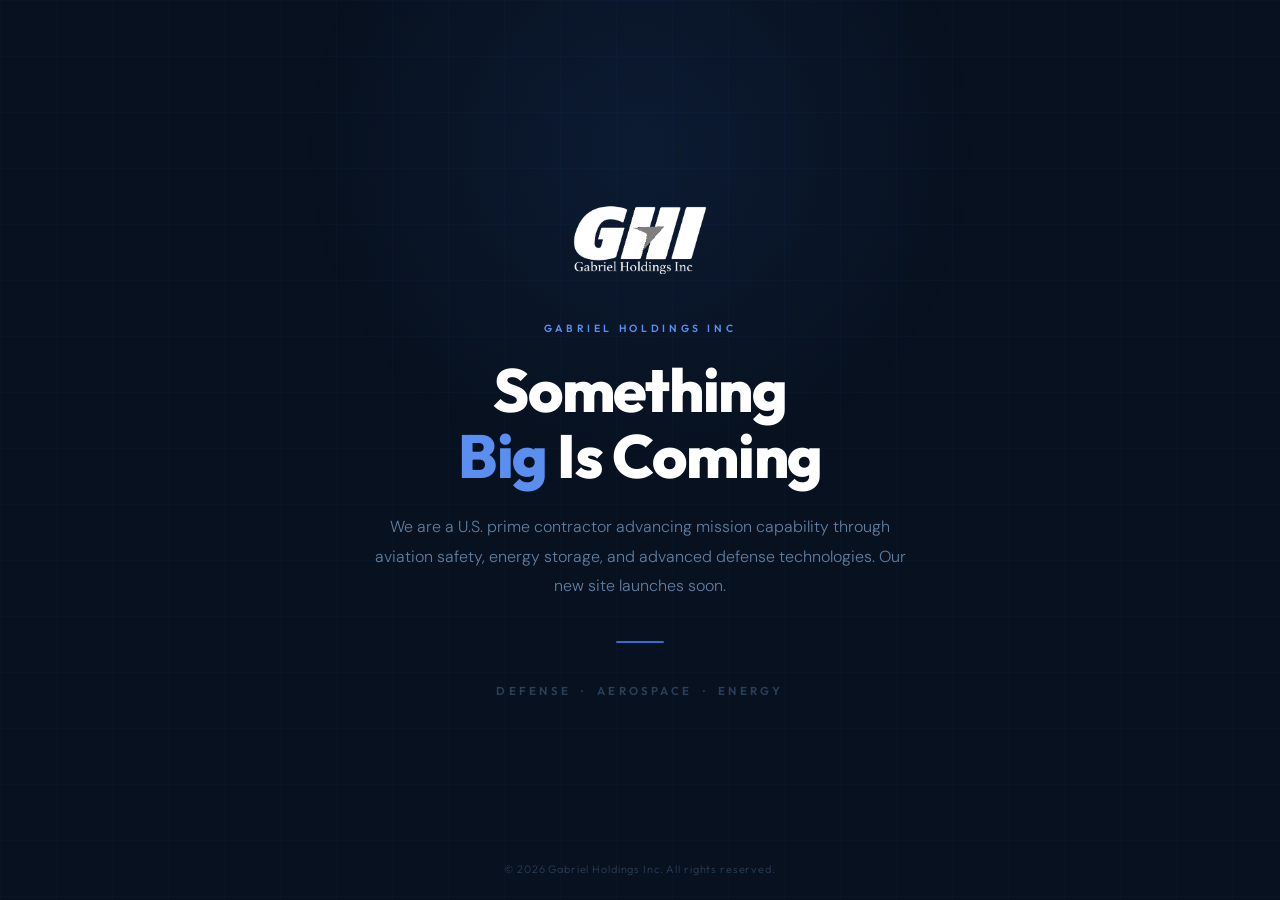
<file: coming-soon.html>
<!doctype html>
<html lang="en">
  <head>
    <meta charset="UTF-8" />
    <meta name="viewport" content="width=device-width, initial-scale=1.0" />
    <title>Gabriel Holdings Inc — Coming Soon</title>
    <meta name="description" content="Gabriel Holdings Inc — Strategic Defense &amp; Innovation Partners. Launching soon." />
    <link href="https://fonts.googleapis.com/css2?family=Outfit:wght@300;600;700;800&amp;family=DM+Sans:wght@300;400&amp;display=swap" rel="stylesheet" />
    <style>
      *, *::before, *::after { box-sizing: border-box; margin: 0; padding: 0; }

      :root {
        --bg:       #08111f;
        --accent:   #2e6fd4;
        --accent-l: #5a8fef;
        --text:     #dce8ff;
        --text-2:   #5e7fa0;
        --text-3:   #2a3f58;
        --border:   #152a45;
      }

      html, body {
        height: 100%;
      }

      body {
        font-family: 'DM Sans', sans-serif;
        background: var(--bg);
        color: var(--text);
        font-weight: 300;
        display: flex;
        flex-direction: column;
        align-items: center;
        justify-content: center;
        min-height: 100vh;
        padding: 40px 24px;
        position: relative;
        overflow: hidden;
      }

      /* Grid background */
      body::before {
        content: '';
        position: fixed;
        inset: 0;
        background-image:
          linear-gradient(rgba(46,111,212,0.035) 1px, transparent 1px),
          linear-gradient(90deg, rgba(46,111,212,0.035) 1px, transparent 1px);
        background-size: 56px 56px;
        pointer-events: none;
      }

      /* Glow */
      body::after {
        content: '';
        position: fixed;
        top: -200px;
        left: 50%;
        transform: translateX(-50%);
        width: 700px;
        height: 700px;
        background: radial-gradient(circle, rgba(46,111,212,0.11) 0%, transparent 68%);
        pointer-events: none;
      }

      .card {
        position: relative;
        z-index: 1;
        text-align: center;
        max-width: 560px;
        width: 100%;
      }

      .logo {
        height: 72px;
        width: auto;
        margin: 0 auto 48px;
        display: block;
      }

      .eyebrow {
        font-family: 'Outfit', sans-serif;
        font-size: 0.65rem;
        font-weight: 600;
        color: var(--accent-l);
        text-transform: uppercase;
        letter-spacing: 0.35em;
        margin-bottom: 22px;
      }

      h1 {
        font-family: 'Outfit', sans-serif;
        font-size: clamp(2.2rem, 6vw, 3.8rem);
        font-weight: 800;
        color: #fff;
        letter-spacing: -0.02em;
        line-height: 1.08;
        margin-bottom: 24px;
      }

      h1 em {
        font-style: normal;
        color: var(--accent-l);
      }

      p {
        font-size: 1rem;
        color: var(--text-2);
        line-height: 1.85;
        margin-bottom: 40px;
      }

      .divider {
        width: 48px;
        height: 2px;
        background: var(--accent);
        margin: 0 auto 40px;
        border-radius: 2px;
      }

      .tagline {
        font-family: 'Outfit', sans-serif;
        font-size: 0.72rem;
        font-weight: 600;
        color: var(--text-3);
        text-transform: uppercase;
        letter-spacing: 0.28em;
      }

      footer {
        position: fixed;
        bottom: 24px;
        left: 0;
        right: 0;
        text-align: center;
        font-family: 'Outfit', sans-serif;
        font-size: 0.68rem;
        color: var(--text-3);
        letter-spacing: 0.08em;
      }
    </style>
  </head>
  <body>
    <div class="card">
      <img
        class="logo"
        src="[data-uri]"
        alt="Gabriel Holdings Inc"
      />
      <div class="eyebrow">Gabriel Holdings Inc</div>
      <h1>Something<br /><em>Big</em> Is Coming</h1>
      <p>
        We are a U.S. prime contractor advancing mission capability through
        aviation safety, energy storage, and advanced defense technologies.
        Our new site launches soon.
      </p>
      <div class="divider"></div>
      <div class="tagline">Defense &nbsp;·&nbsp; Aerospace &nbsp;·&nbsp; Energy</div>
    </div>

    <footer>© 2026 Gabriel Holdings Inc. All rights reserved.</footer>
  </body>
</html>
</file>
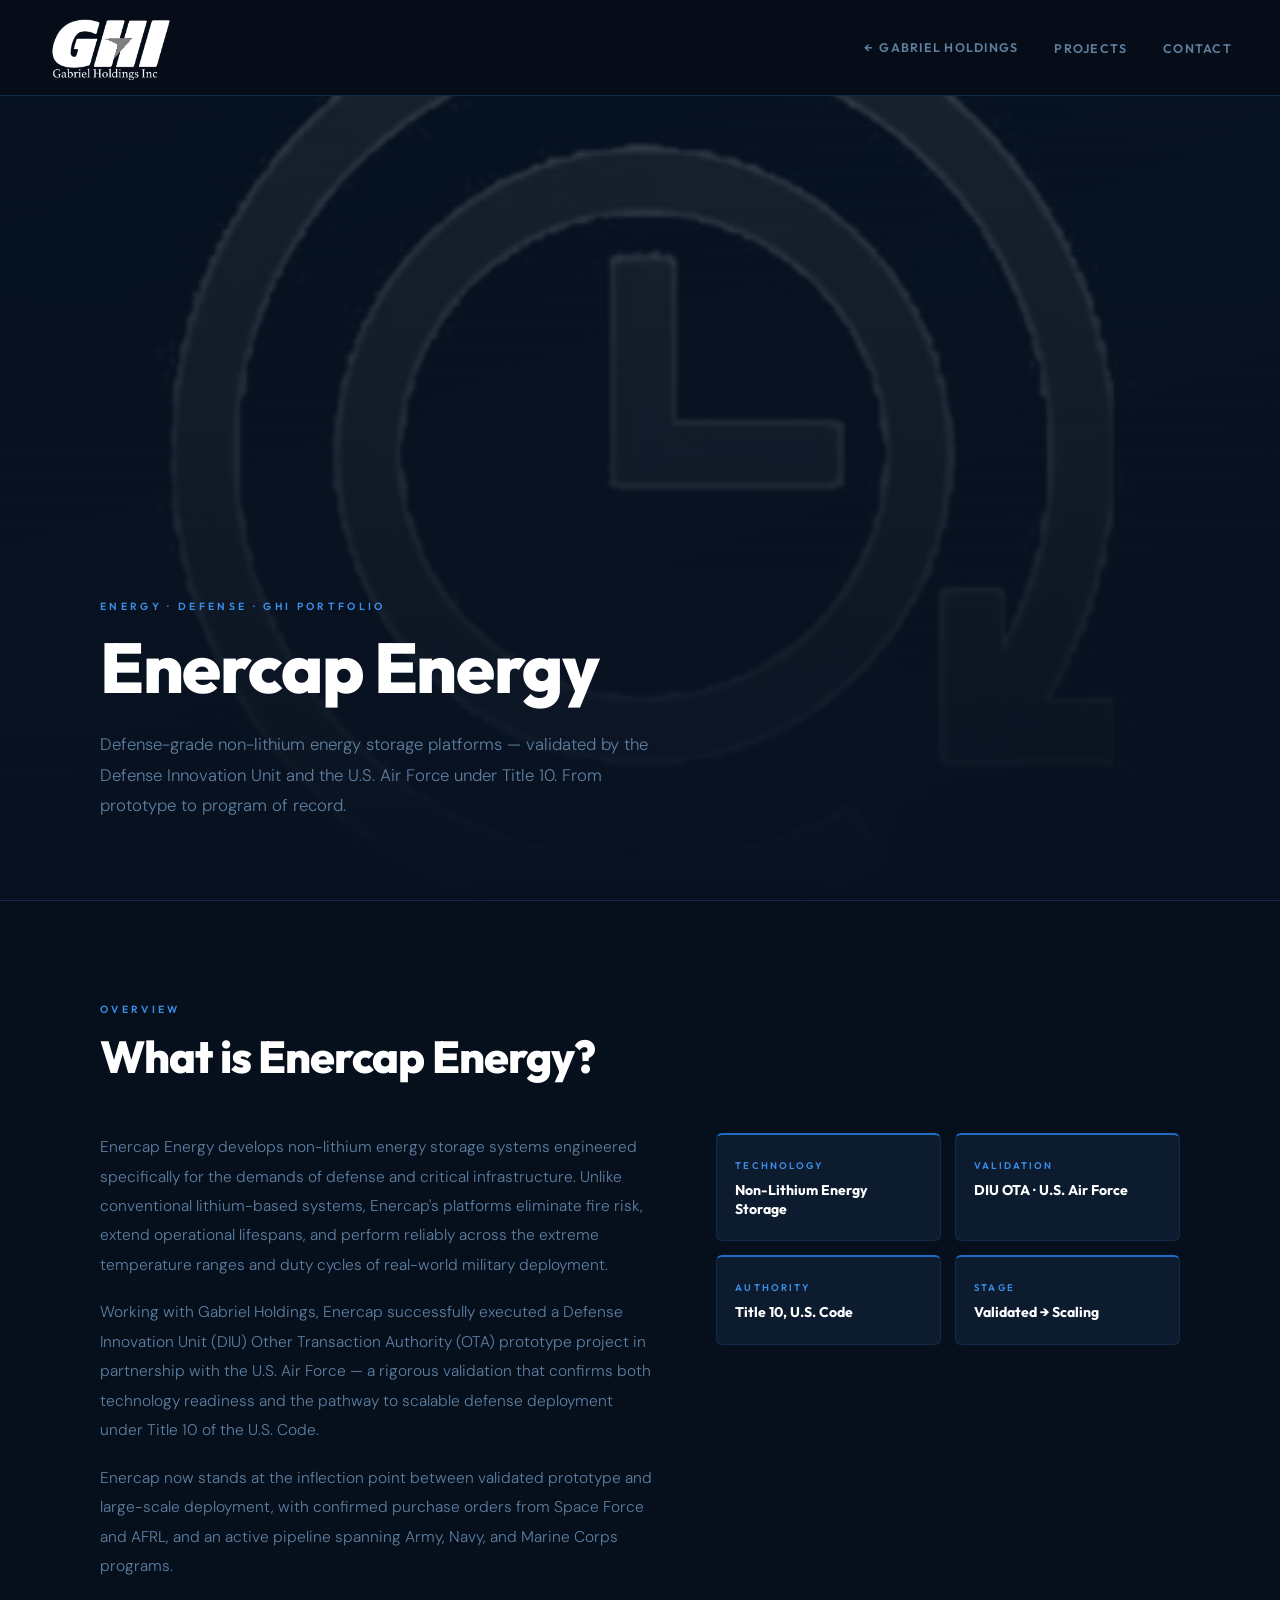
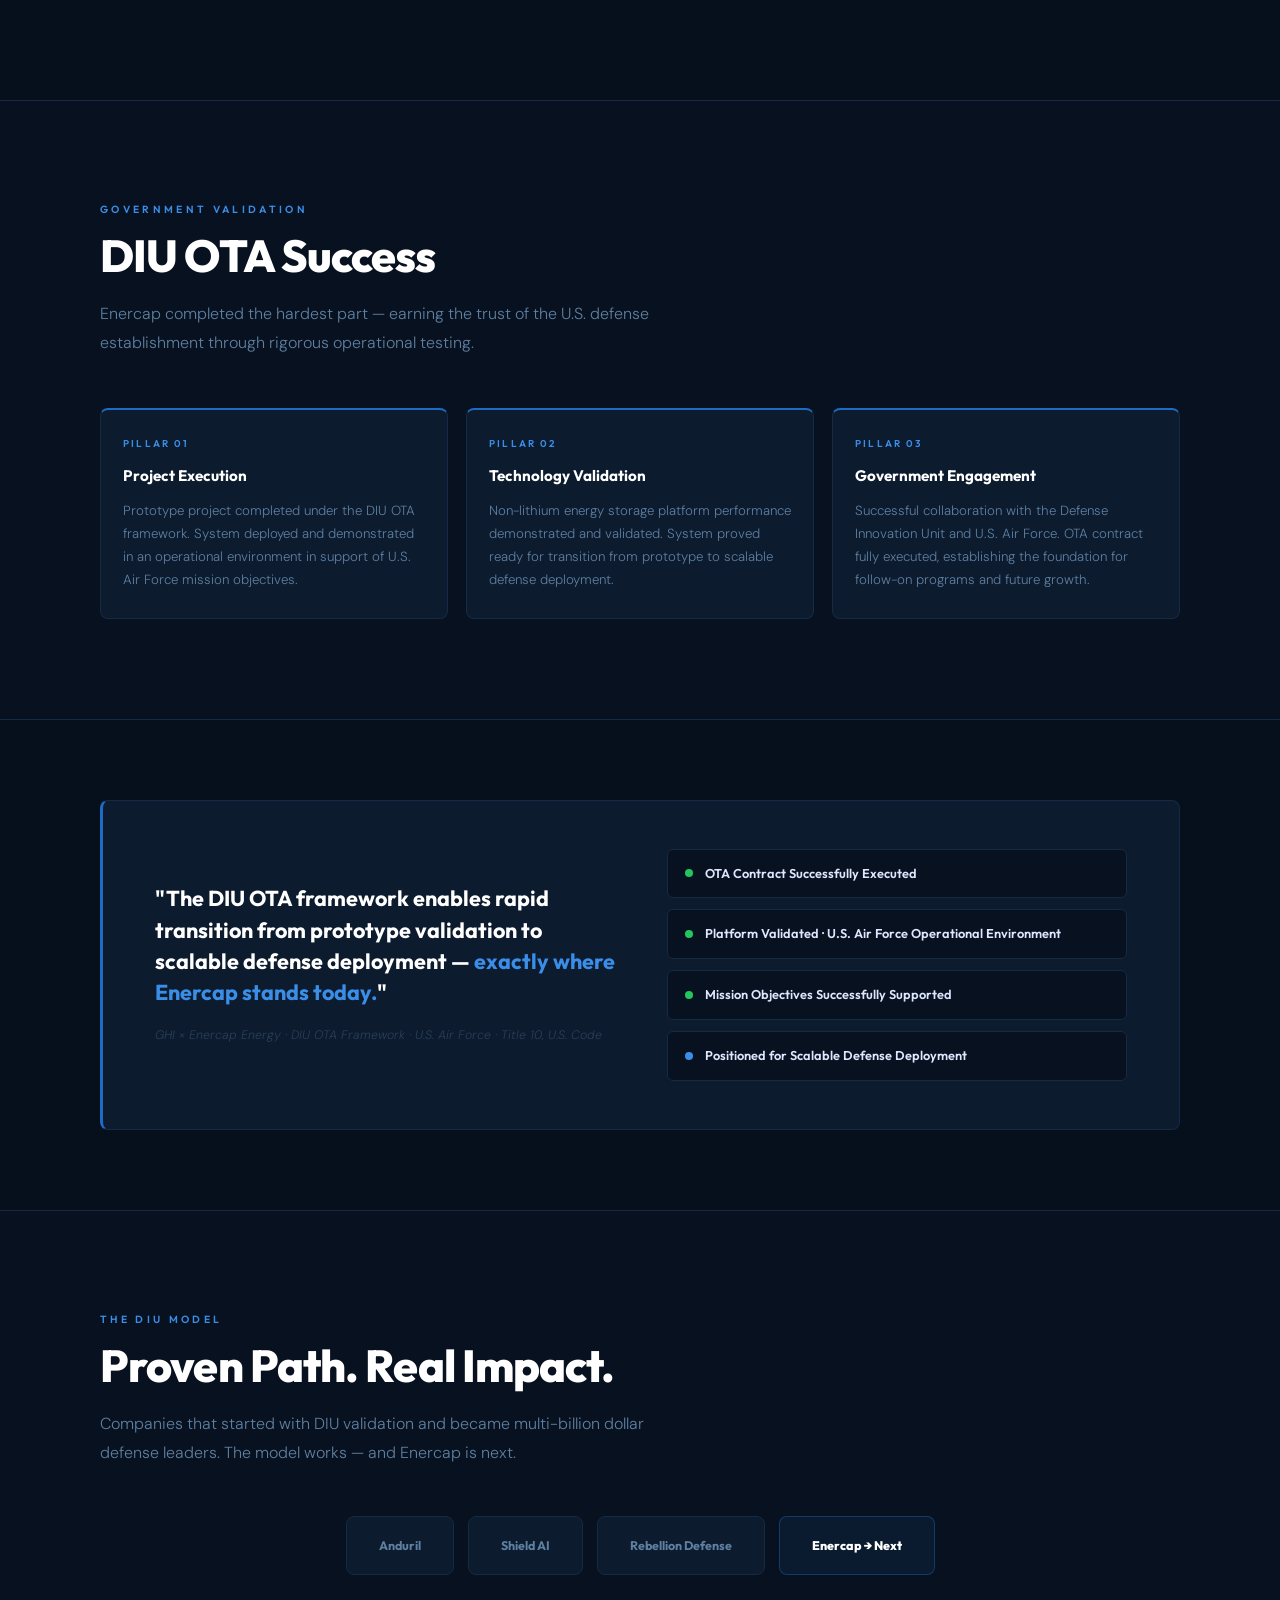
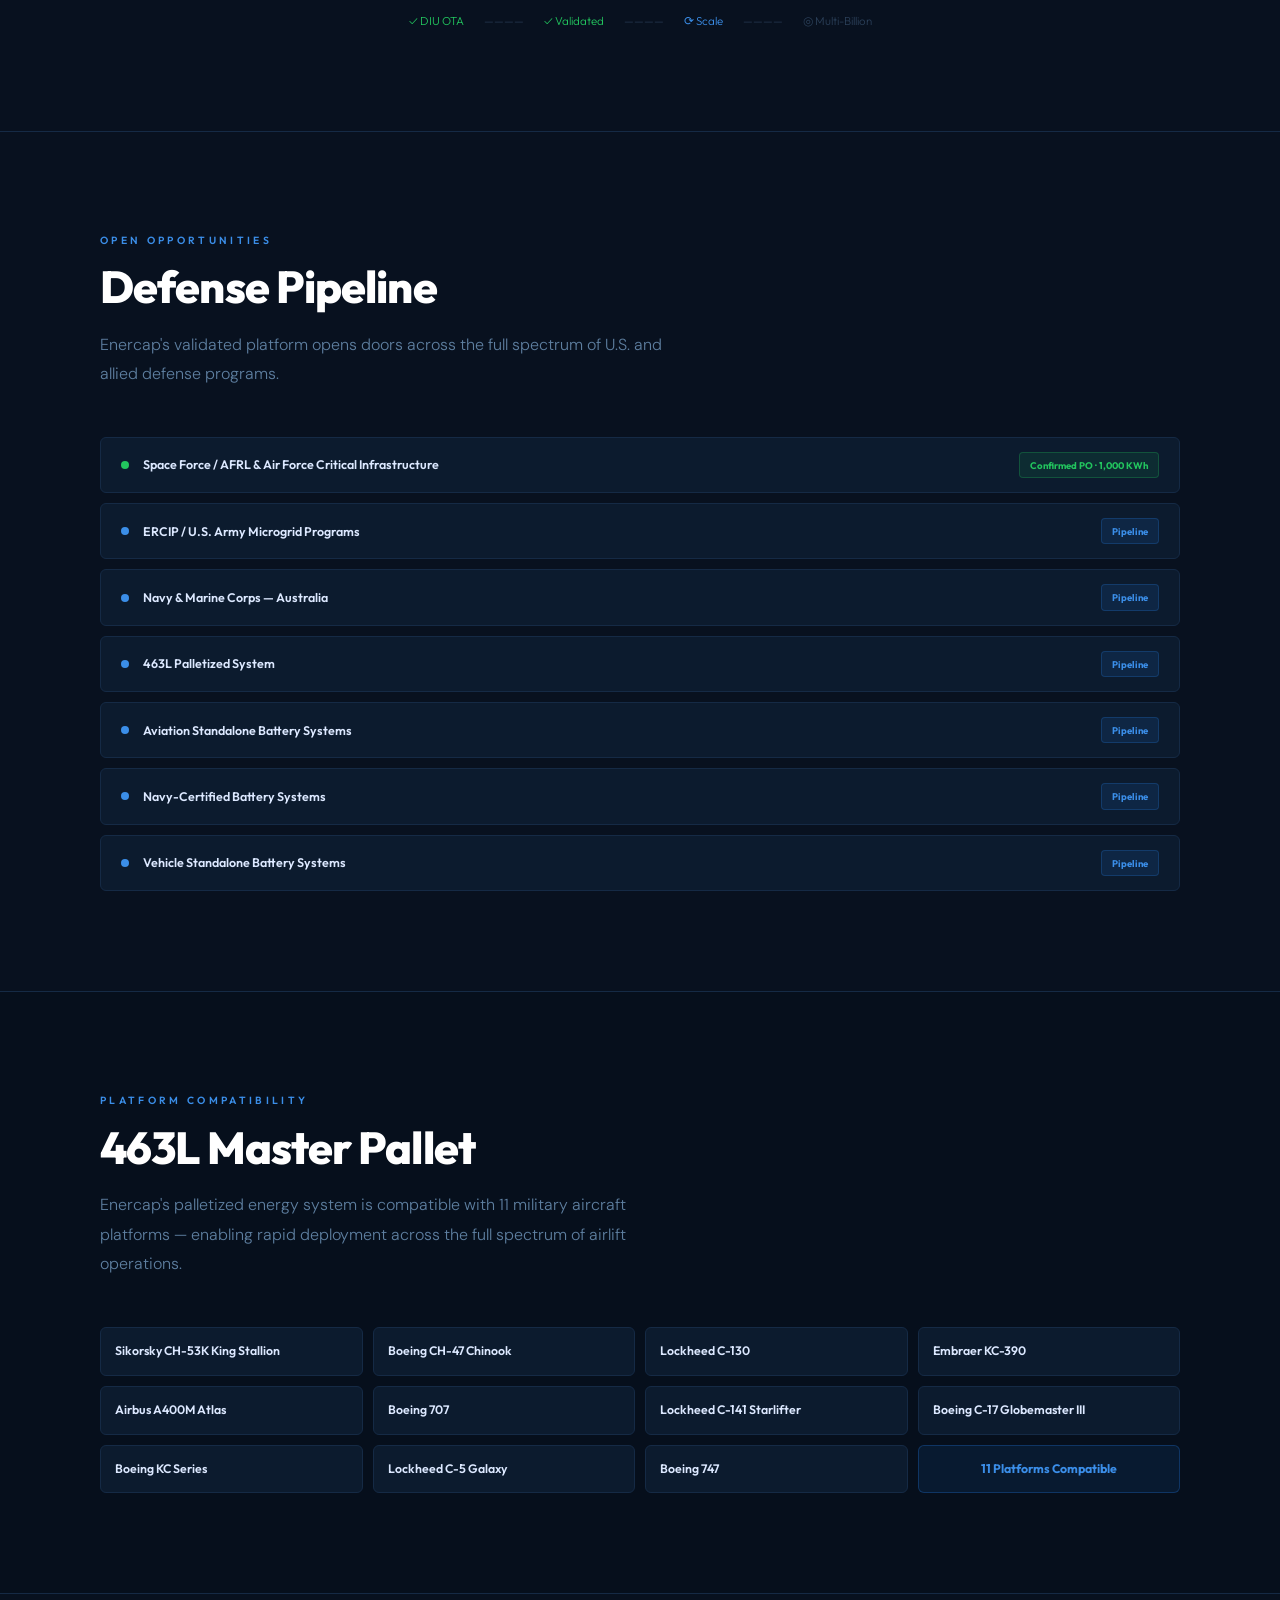
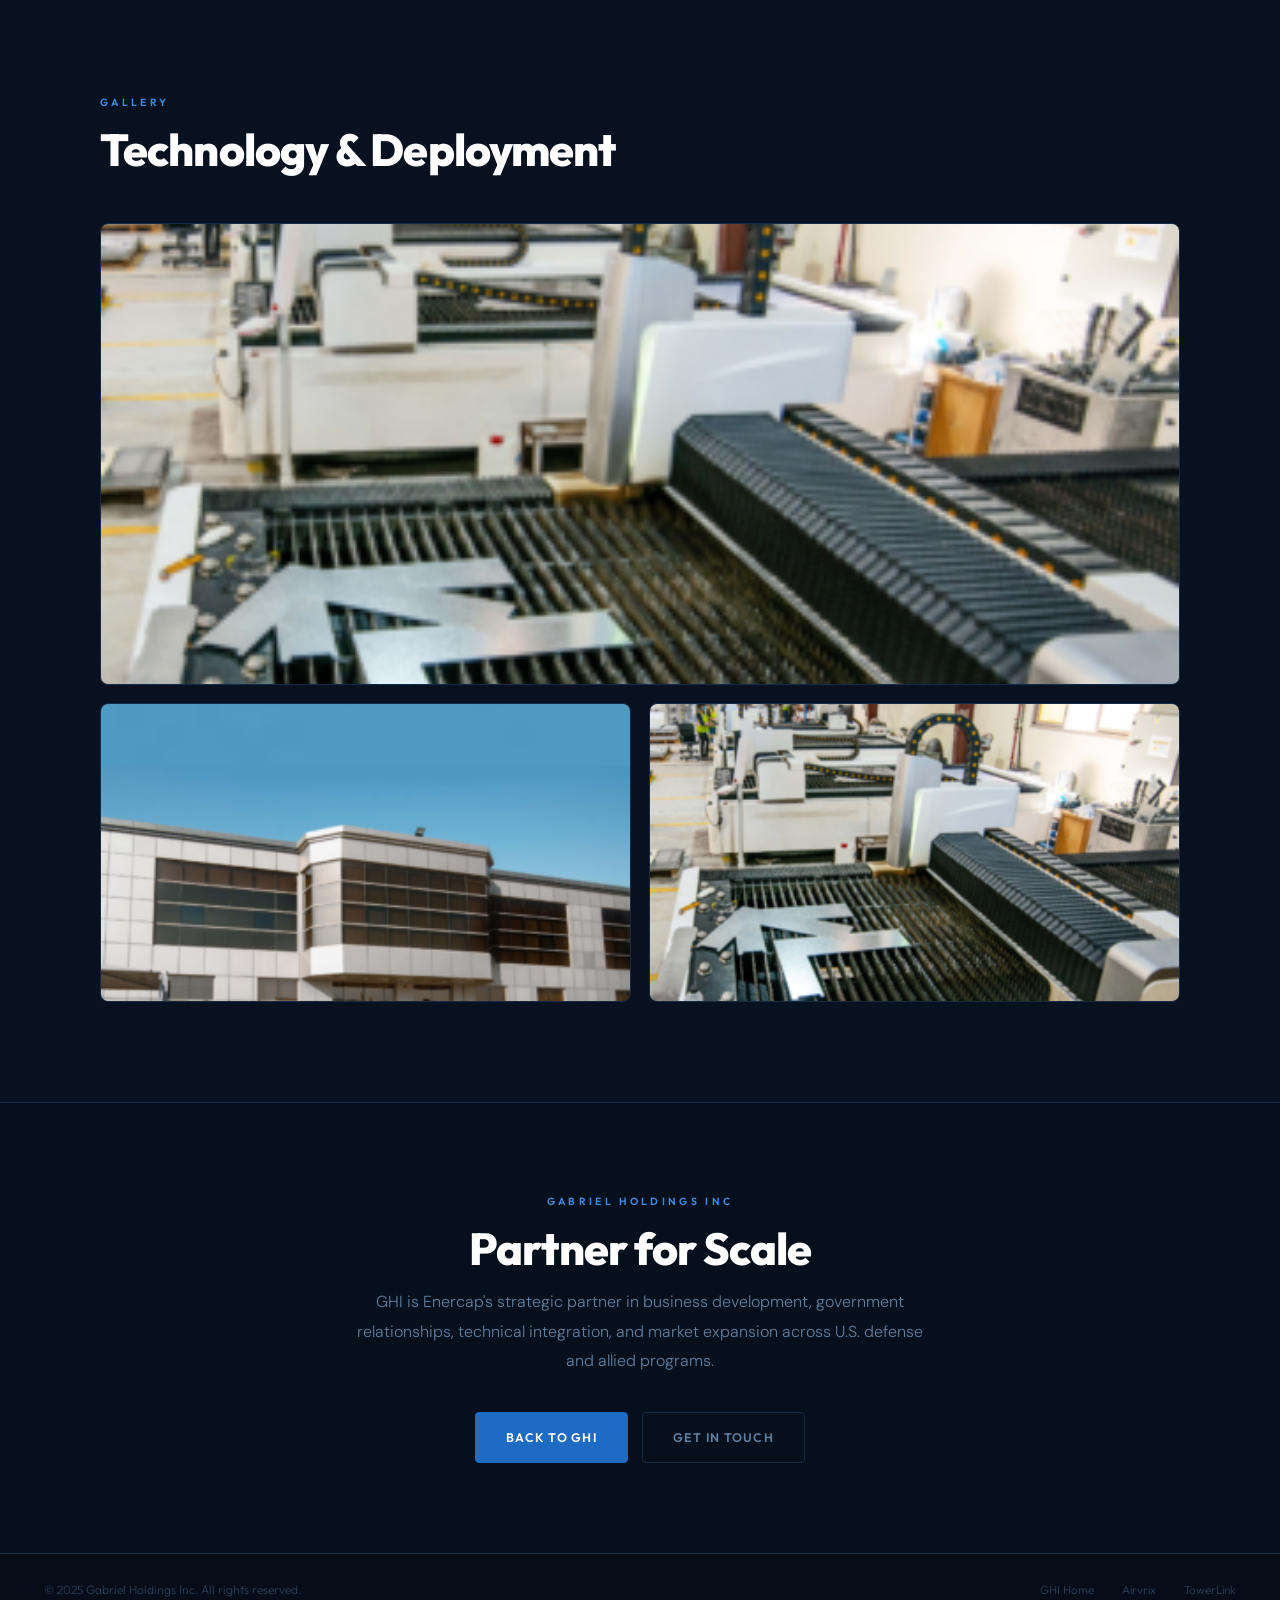
<file: enercap.html>
<!DOCTYPE html>
<html lang="en">
<head>
  <meta charset="UTF-8">
  <meta name="viewport" content="width=device-width, initial-scale=1.0">
  <title>Enercap Energy — Gabriel Holdings Inc</title>
  <meta name="description" content="Enercap Energy develops defense-grade non-lithium energy storage platforms, validated by the Defense Innovation Unit and U.S. Air Force under Title 10.">
  <link href="https://fonts.googleapis.com/css2?family=Outfit:wght@300;400;600;700;800&family=DM+Sans:ital,wght@0,300;0,400;0,500;1,300&display=swap" rel="stylesheet">
  <link rel="icon" type="image/png" href="assets/favicon_package_2/favicon-96x96.png" sizes="96x96" />
  <link rel="icon" type="image/svg+xml" href="assets/favicon_package_2/favicon.svg" />
  <link rel="shortcut icon" href="assets/favicon_package_2/favicon.ico" />
  <link rel="apple-touch-icon" sizes="180x180" href="assets/favicon_package_2/apple-touch-icon.png" />
  <link rel="manifest" href="assets/favicon_package_2/site.webmanifest" />
  <link rel="stylesheet" href="style.css">
  <style>

    /* Enercap — defense blue (matches slide palette exactly) */
    :root {
      --accent:     #1e6bc4;
      --accent-l:   #3b8ee8;
      --accent-dim: #0f3d70;
    }

    /* Hero: matches the slides' dark navy */
    .project-hero { background: linear-gradient(160deg, #04101f 0%, #071424 50%, #04101f 100%); }

    /* Horizontal scan lines — energy/power feel */
    .energy-lines {
      position: absolute;
      inset: 0;
      background: repeating-linear-gradient(
        0deg,
        transparent, transparent 24px,
        rgba(59,142,232,0.04) 24px, rgba(59,142,232,0.04) 25px
      );
      z-index: 0;
    }

    .energy-glow {
      position: absolute;
      bottom: -100px;
      left: 50%;
      transform: translateX(-50%);
      width: 900px;
      height: 400px;
      background: radial-gradient(ellipse, rgba(30,107,196,0.14) 0%, transparent 70%);
      z-index: 0;
    }

    /* === ABOUT === */
    #about { background: #060f1c; }

    .about-cols {
      display: grid;
      grid-template-columns: 1.2fr 1fr;
      gap: 60px;
      margin-top: 52px;
      align-items: start;
    }

    .body-text p {
      font-size: 0.97rem;
      color: var(--text-2);
      line-height: 1.9;
      margin-bottom: 18px;
    }

    /* === VALIDATION === */
    #validation { background: var(--bg); }

    .val-grid {
      display: grid;
      grid-template-columns: repeat(3, 1fr);
      gap: 18px;
      margin-top: 50px;
    }

    .val-card {
      background: var(--bg-card);
      border: 1px solid var(--border);
      border-top: 2px solid var(--accent);
      border-radius: 8px;
      padding: 26px 22px;
    }

    .val-num {
      font-family: 'Outfit', sans-serif;
      font-size: 0.62rem;
      font-weight: 600;
      color: var(--accent-l);
      text-transform: uppercase;
      letter-spacing: 0.22em;
      margin-bottom: 10px;
    }

    .val-title {
      font-family: 'Outfit', sans-serif;
      font-size: 0.95rem;
      font-weight: 700;
      color: #fff;
      margin-bottom: 10px;
    }

    .val-desc {
      font-size: 0.83rem;
      color: var(--text-2);
      line-height: 1.75;
    }

    /* === QUOTE === */
    #quote { background: #060f1c; padding: 80px 44px; }

    .quote-wrap {
      background: var(--bg-card);
      border: 1px solid var(--border);
      border-left: 3px solid var(--accent);
      border-radius: 8px;
      padding: 48px 52px;
      display: grid;
      grid-template-columns: 1fr 1fr;
      gap: 52px;
      align-items: center;
    }

    .quote-text {
      font-family: 'Outfit', sans-serif;
      font-size: clamp(1.05rem, 1.8vw, 1.35rem);
      font-weight: 700;
      color: #fff;
      line-height: 1.45;
    }

    .quote-text span { color: var(--accent-l); }

    .quote-attr {
      margin-top: 16px;
      font-size: 0.77rem;
      color: var(--text-3);
      font-style: italic;
    }

    /* === PIPELINE === */
    #pipeline { background: var(--bg); }

    .pipeline-list {
      display: flex;
      flex-direction: column;
      gap: 10px;
      margin-top: 48px;
    }

    .pipeline-row {
      background: var(--bg-card);
      border: 1px solid var(--border);
      border-radius: 6px;
      padding: 14px 20px;
      display: flex;
      align-items: center;
      gap: 14px;
    }

    .p-dot { width: 8px; height: 8px; border-radius: 50%; background: var(--accent-l); flex-shrink: 0; }
    .p-dot.confirmed { background: var(--green); }

    .p-name {
      font-family: 'Outfit', sans-serif;
      font-size: 0.78rem;
      font-weight: 600;
      color: var(--text);
      flex: 1;
    }

    .p-badge {
      font-family: 'Outfit', sans-serif;
      font-size: 0.6rem;
      font-weight: 700;
      color: var(--accent-l);
      background: rgba(30,107,196,0.15);
      border: 1px solid rgba(30,107,196,0.3);
      border-radius: 4px;
      padding: 4px 10px;
      white-space: nowrap;
    }

    .p-badge.green {
      color: var(--green);
      background: rgba(34,197,94,0.1);
      border-color: rgba(34,197,94,0.25);
    }

    /* === PLATFORMS === */
    #platforms { background: #060f1c; }

    .platform-label {
      font-family: 'Outfit', sans-serif;
      font-size: 0.7rem;
      font-weight: 600;
      color: var(--accent-l);
      border: 1px solid var(--border-a);
      border-radius: 4px;
      padding: 4px 10px;
      display: inline-block;
      margin-bottom: 40px;
    }

    .platform-grid {
      display: grid;
      grid-template-columns: repeat(4, 1fr);
      gap: 10px;
      margin-top: 48px;
    }

    .plat {
      background: var(--bg-card);
      border: 1px solid var(--border);
      border-radius: 6px;
      padding: 13px 14px;
      font-family: 'Outfit', sans-serif;
      font-size: 0.77rem;
      font-weight: 600;
      color: var(--text);
    }

    .plat.total {
      background: rgba(30,107,196,0.12);
      border-color: rgba(30,107,196,0.35);
      color: var(--accent-l);
      text-align: center;
      font-weight: 700;
    }

    /* === GALLERY === */
    #gallery { background: var(--bg); }

    .enercap-grad-1 { --photo-bg: linear-gradient(135deg, #04101f 0%, #081c3a 50%, #04101f 100%); }
    .enercap-grad-2 { --photo-bg: linear-gradient(135deg, #030d1a 0%, #071530 50%, #030d1a 100%); }
    .enercap-grad-3 { --photo-bg: linear-gradient(135deg, #04101f 0%, #0a2040 50%, #04101f 100%); }

    .photo-item.enercap-grad-1::after,
    .photo-item.enercap-grad-2::after,
    .photo-item.enercap-grad-3::after {
      content: '';
      position: absolute;
      inset: 0;
      background: repeating-linear-gradient(
        0deg,
        transparent, transparent 22px,
        rgba(59,142,232,0.05) 22px, rgba(59,142,232,0.05) 23px
      );
      z-index: 0;
    }

    /* === CTA === */
    #cta { background: #060f1c; text-align: center; padding: 90px 44px; }
    #cta h2 { margin-bottom: 14px; }
    #cta p.lead { margin: 0 auto 36px; text-align: center; }

    /* === RESPONSIVE === */
    @media (max-width: 820px) {
      .about-cols { grid-template-columns: 1fr; gap: 36px; }
      .val-grid { grid-template-columns: 1fr; }
      .quote-wrap { grid-template-columns: 1fr; padding: 30px 26px; gap: 28px; }
      .platform-grid { grid-template-columns: repeat(2, 1fr); }
    }

    @media (max-width: 520px) {
      .platform-grid { grid-template-columns: 1fr; }
    }

  </style>
</head>
<body>

  <!-- NAV -->
  <nav>
    <a href="index.html" class="nav-logo">
      <img src="assets/LOGO_output-smallpngtools_cropped.png" alt="Gabriel Holdings Inc">
    </a>
    <ul class="nav-links">
      <li><a href="index.html" class="nav-back">Gabriel Holdings</a></li>
      <li><a href="index.html#projects">Projects</a></li>
      <li><a href="index.html#contact">Contact</a></li>
    </ul>
  </nav>

  <!-- HERO -->
  <div class="project-hero">
    <div class="project-hero-bg">
      <img src="assets/enercap-hero.webp" alt="Enercap Energy — defense-grade energy storage">
    </div>
    <div class="energy-lines"></div>
    <div class="energy-glow"></div>
    <div class="project-hero-fade"></div>

    <div class="project-hero-content">
      <div class="label">Energy · Defense · GHI Portfolio</div>
      <h1>Enercap Energy</h1>
      <p style="max-width: 560px; font-size: 1.05rem; color: var(--text-2); line-height: 1.8; margin-top: 0; margin-bottom: 0;">
        Defense-grade non-lithium energy storage platforms — validated by the Defense Innovation Unit and the U.S. Air Force under Title 10. From prototype to program of record.
      </p>
    </div>
  </div>

  <hr class="div">

  <!-- ABOUT -->
  <section id="about">
    <div class="wrap">
      <div class="label">Overview</div>
      <h2>What is Enercap Energy?</h2>

      <div class="about-cols">
        <div class="body-text">
          <p>Enercap Energy develops non-lithium energy storage systems engineered specifically for the demands of defense and critical infrastructure. Unlike conventional lithium-based systems, Enercap's platforms eliminate fire risk, extend operational lifespans, and perform reliably across the extreme temperature ranges and duty cycles of real-world military deployment.</p>
          <p>Working with Gabriel Holdings, Enercap successfully executed a Defense Innovation Unit (DIU) Other Transaction Authority (OTA) prototype project in partnership with the U.S. Air Force — a rigorous validation that confirms both technology readiness and the pathway to scalable defense deployment under Title 10 of the U.S. Code.</p>
          <p>Enercap now stands at the inflection point between validated prototype and large-scale deployment, with confirmed purchase orders from Space Force and AFRL, and an active pipeline spanning Army, Navy, and Marine Corps programs.</p>
        </div>

        <div class="pillars">
          <div class="pillar">
            <div class="pillar-n">Technology</div>
            <div class="pillar-t">Non-Lithium Energy Storage</div>
          </div>
          <div class="pillar">
            <div class="pillar-n">Validation</div>
            <div class="pillar-t">DIU OTA · U.S. Air Force</div>
          </div>
          <div class="pillar">
            <div class="pillar-n">Authority</div>
            <div class="pillar-t">Title 10, U.S. Code</div>
          </div>
          <div class="pillar">
            <div class="pillar-n">Stage</div>
            <div class="pillar-t">Validated → Scaling</div>
          </div>
        </div>
      </div>
    </div>
  </section>

  <hr class="div">

  <!-- VALIDATION -->
  <section id="validation">
    <div class="wrap">
      <div class="label">Government Validation</div>
      <h2>DIU OTA Success</h2>
      <p class="lead">Enercap completed the hardest part — earning the trust of the U.S. defense establishment through rigorous operational testing.</p>

      <div class="val-grid">
        <div class="val-card">
          <div class="val-num">Pillar 01</div>
          <div class="val-title">Project Execution</div>
          <p class="val-desc">Prototype project completed under the DIU OTA framework. System deployed and demonstrated in an operational environment in support of U.S. Air Force mission objectives.</p>
        </div>
        <div class="val-card">
          <div class="val-num">Pillar 02</div>
          <div class="val-title">Technology Validation</div>
          <p class="val-desc">Non-lithium energy storage platform performance demonstrated and validated. System proved ready for transition from prototype to scalable defense deployment.</p>
        </div>
        <div class="val-card">
          <div class="val-num">Pillar 03</div>
          <div class="val-title">Government Engagement</div>
          <p class="val-desc">Successful collaboration with the Defense Innovation Unit and U.S. Air Force. OTA contract fully executed, establishing the foundation for follow-on programs and future growth.</p>
        </div>
      </div>
    </div>
  </section>

  <hr class="div">

  <!-- QUOTE -->
  <section id="quote" style="padding: 80px 44px;">
    <div class="wrap">
      <div class="quote-wrap">
        <div>
          <div class="quote-text">
            "The DIU OTA framework enables rapid transition from prototype validation to scalable defense deployment — <span>exactly where Enercap stands today.</span>"
          </div>
          <div class="quote-attr">GHI × Enercap Energy · DIU OTA Framework · U.S. Air Force · Title 10, U.S. Code</div>
        </div>

        <div class="stats">
          <div class="stat"><div class="dot g"></div><div class="stat-t">OTA Contract Successfully Executed</div></div>
          <div class="stat"><div class="dot g"></div><div class="stat-t">Platform Validated · U.S. Air Force Operational Environment</div></div>
          <div class="stat"><div class="dot g"></div><div class="stat-t">Mission Objectives Successfully Supported</div></div>
          <div class="stat"><div class="dot"></div><div class="stat-t">Positioned for Scalable Defense Deployment</div></div>
        </div>
      </div>
    </div>
  </section>

  <hr class="div">

  <!-- DIU MODEL -->
  <section id="diu-model" style="background: var(--bg);">
    <div class="wrap">
      <div class="label">The DIU Model</div>
      <h2>Proven Path. Real Impact.</h2>
      <p class="lead">Companies that started with DIU validation and became multi-billion dollar defense leaders. The model works — and Enercap is next.</p>

      <div style="display: flex; justify-content: center; gap: 14px; flex-wrap: wrap; margin-top: 48px;">
        <div style="background: var(--bg-card); border: 1px solid var(--border); border-radius: 8px; padding: 18px 32px; font-family: 'Outfit', sans-serif; font-weight: 700; font-size: 0.78rem; color: var(--text-2);">Anduril</div>
        <div style="background: var(--bg-card); border: 1px solid var(--border); border-radius: 8px; padding: 18px 32px; font-family: 'Outfit', sans-serif; font-weight: 700; font-size: 0.78rem; color: var(--text-2);">Shield AI</div>
        <div style="background: var(--bg-card); border: 1px solid var(--border); border-radius: 8px; padding: 18px 32px; font-family: 'Outfit', sans-serif; font-weight: 700; font-size: 0.78rem; color: var(--text-2);">Rebellion Defense</div>
        <div style="background: rgba(30,107,196,0.1); border: 1px solid rgba(30,107,196,0.4); border-radius: 8px; padding: 18px 32px; font-family: 'Outfit', sans-serif; font-weight: 800; font-size: 0.78rem; color: #fff;">Enercap → Next</div>
      </div>

      <div style="display: flex; align-items: center; justify-content: center; gap: 20px; margin-top: 36px; font-family: 'Outfit', sans-serif; font-size: 0.72rem;">
        <span style="color: var(--green);">✓ DIU OTA</span>
        <span style="color: var(--text-3);">————</span>
        <span style="color: var(--green);">✓ Validated</span>
        <span style="color: var(--text-3);">————</span>
        <span style="color: var(--accent-l);">⟳ Scale</span>
        <span style="color: var(--text-3);">————</span>
        <span style="color: var(--text-3);">◎ Multi-Billion</span>
      </div>
    </div>
  </section>

  <hr class="div">

  <!-- PIPELINE -->
  <section id="pipeline">
    <div class="wrap">
      <div class="label">Open Opportunities</div>
      <h2>Defense Pipeline</h2>
      <p class="lead">Enercap's validated platform opens doors across the full spectrum of U.S. and allied defense programs.</p>

      <div class="pipeline-list">
        <div class="pipeline-row">
          <div class="p-dot confirmed"></div>
          <div class="p-name">Space Force / AFRL &amp; Air Force Critical Infrastructure</div>
          <div class="p-badge green">Confirmed PO · 1,000 KWh</div>
        </div>
        <div class="pipeline-row">
          <div class="p-dot"></div>
          <div class="p-name">ERCIP / U.S. Army Microgrid Programs</div>
          <div class="p-badge">Pipeline</div>
        </div>
        <div class="pipeline-row">
          <div class="p-dot"></div>
          <div class="p-name">Navy &amp; Marine Corps — Australia</div>
          <div class="p-badge">Pipeline</div>
        </div>
        <div class="pipeline-row">
          <div class="p-dot"></div>
          <div class="p-name">463L Palletized System</div>
          <div class="p-badge">Pipeline</div>
        </div>
        <div class="pipeline-row">
          <div class="p-dot"></div>
          <div class="p-name">Aviation Standalone Battery Systems</div>
          <div class="p-badge">Pipeline</div>
        </div>
        <div class="pipeline-row">
          <div class="p-dot"></div>
          <div class="p-name">Navy-Certified Battery Systems</div>
          <div class="p-badge">Pipeline</div>
        </div>
        <div class="pipeline-row">
          <div class="p-dot"></div>
          <div class="p-name">Vehicle Standalone Battery Systems</div>
          <div class="p-badge">Pipeline</div>
        </div>
      </div>
    </div>
  </section>

  <hr class="div">

  <!-- PLATFORM COMPATIBILITY -->
  <section id="platforms">
    <div class="wrap">
      <div class="label">Platform Compatibility</div>
      <h2>463L Master Pallet</h2>
      <p class="lead">Enercap's palletized energy system is compatible with 11 military aircraft platforms — enabling rapid deployment across the full spectrum of airlift operations.</p>

      <div class="platform-grid">
        <div class="plat">Sikorsky CH-53K King Stallion</div>
        <div class="plat">Boeing CH-47 Chinook</div>
        <div class="plat">Lockheed C-130</div>
        <div class="plat">Embraer KC-390</div>
        <div class="plat">Airbus A400M Atlas</div>
        <div class="plat">Boeing 707</div>
        <div class="plat">Lockheed C-141 Starlifter</div>
        <div class="plat">Boeing C-17 Globemaster III</div>
        <div class="plat">Boeing KC Series</div>
        <div class="plat">Lockheed C-5 Galaxy</div>
        <div class="plat">Boeing 747</div>
        <div class="plat total">11 Platforms Compatible</div>
      </div>
    </div>
  </section>

  <hr class="div">

  <!-- GALLERY -->
  <section id="gallery">
    <div class="wrap">
      <div class="label">Gallery</div>
      <h2>Technology &amp; Deployment</h2>

      <!--
        PHOTOS: Drop in screenshots from enercap.energy
        Recommended filenames:
          assets/enercap-1.jpg  (product/technology shot)
          assets/enercap-2.jpg  (deployment or installation)
          assets/enercap-3.jpg  (defense context or team)
        Run: bash fetch-images.sh to auto-download
      -->
      <div class="photo-grid two-col" style="margin-top: 48px;">
        <div class="photo-item wide span2 enercap-grad-1">
          <img src="assets/enercap-1.png" alt="Enercap energy storage system">
        </div>
        <div class="photo-item wide enercap-grad-2">
          <img src="assets/enercap-2.png" alt="Enercap deployment">
        </div>
        <div class="photo-item wide enercap-grad-3">
          <img src="assets/enercap-3.png" alt="Enercap defense platform">
        </div>
      </div>
    </div>
  </section>

  <hr class="div">

  <!-- CTA -->
  <section id="cta">
    <div class="wrap">
      <div class="label">Gabriel Holdings Inc</div>
      <h2>Partner for Scale</h2>
      <p class="lead">GHI is Enercap's strategic partner in business development, government relationships, technical integration, and market expansion across U.S. defense and allied programs.</p>
      <div class="btn-row" style="justify-content: center; margin-top: 36px;">
        <a href="index.html" class="btn btn-primary">Back to GHI</a>
        <a href="index.html#contact" class="btn btn-ghost">Get in Touch</a>
      </div>
    </div>
  </section>

  <!-- FOOTER -->
  <footer>
    <div class="foot-copy">© 2025 Gabriel Holdings Inc. All rights reserved.</div>
    <div class="foot-links">
      <a href="index.html">GHI Home</a>
      <a href="airvrix.html">Airvrix</a>
      <a href="towerlink.html">TowerLink</a>
    </div>
  </footer>

</body>
</html>
</file>
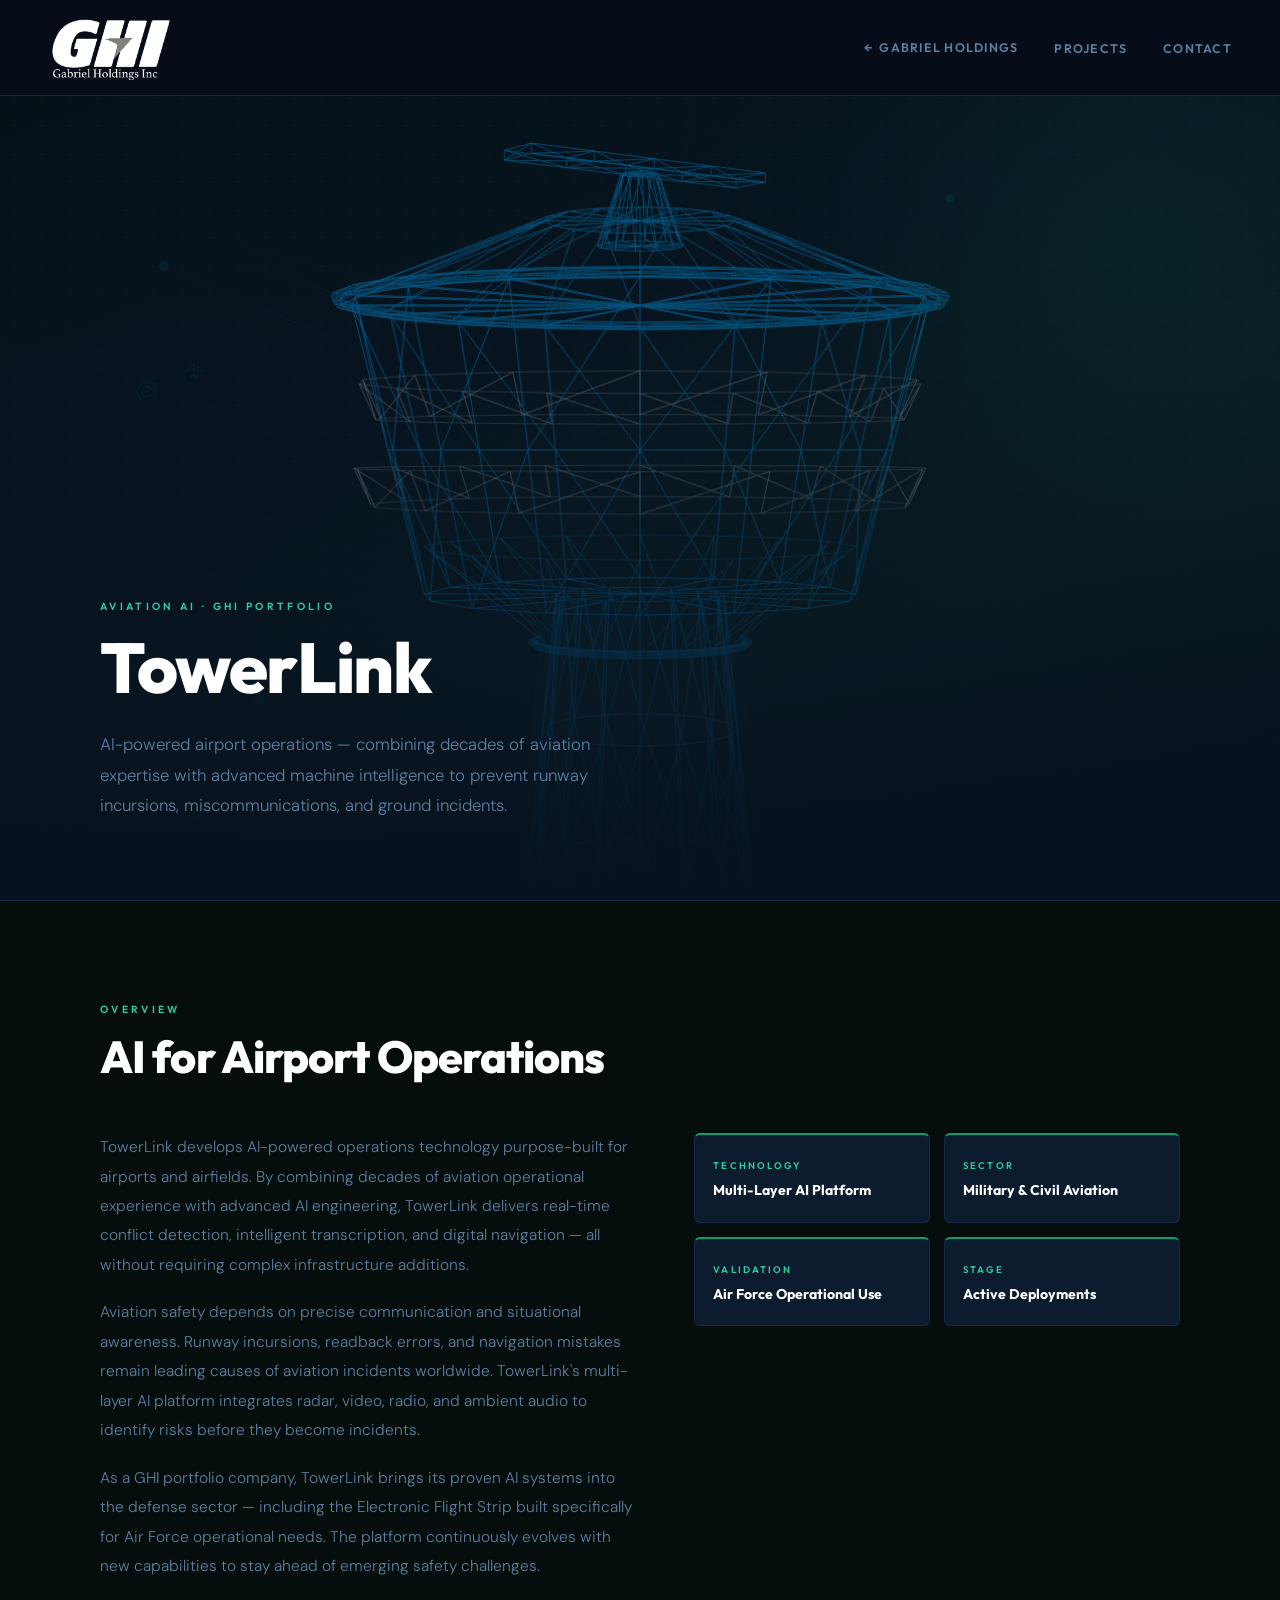
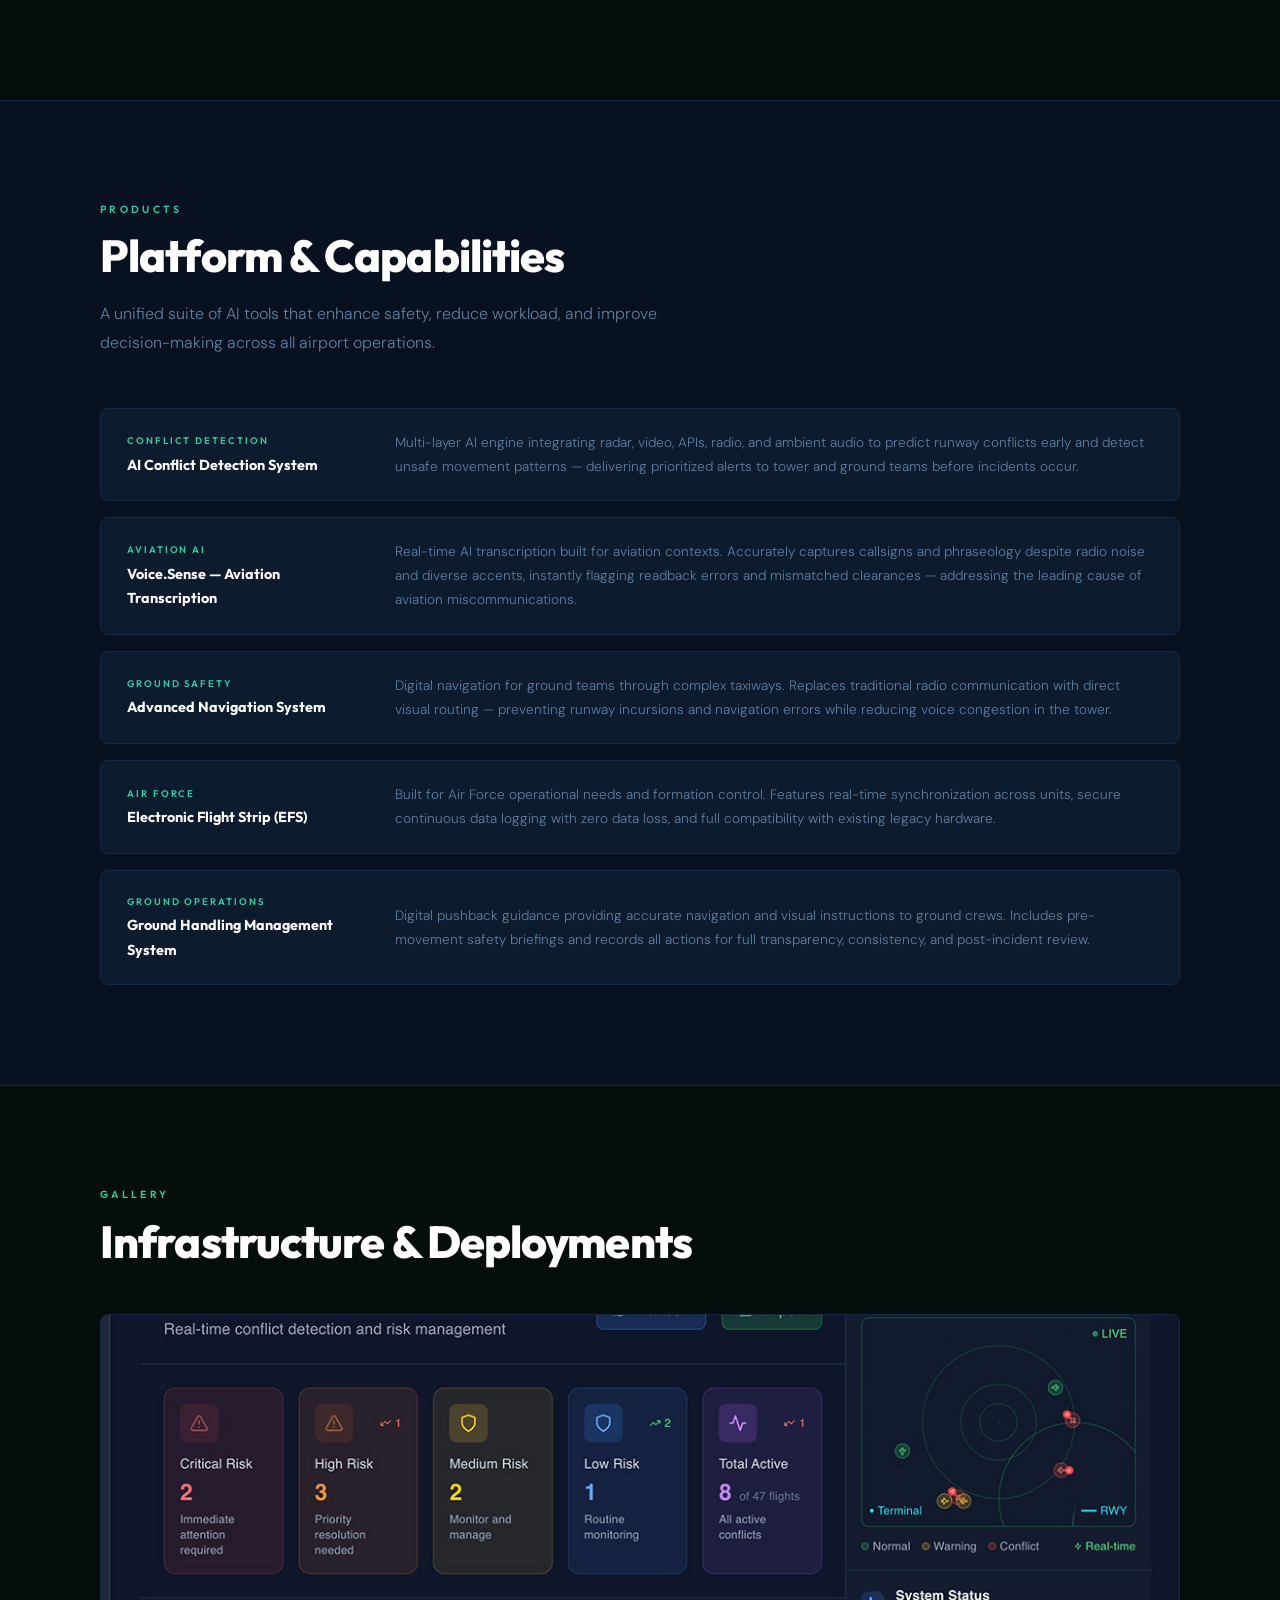
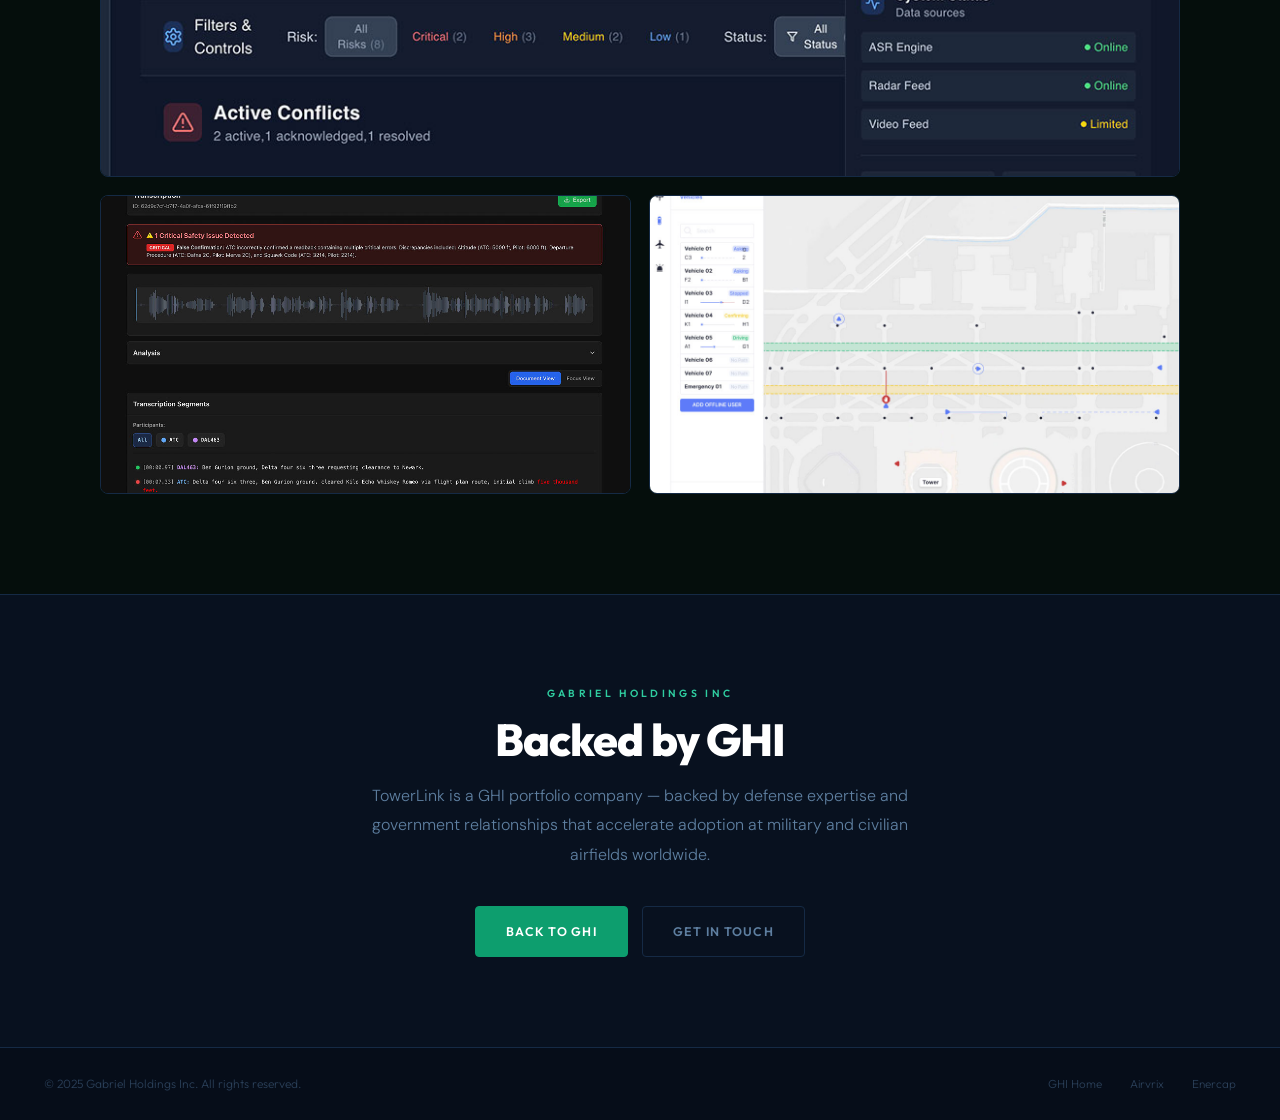
<file: towerlink.html>
<!DOCTYPE html>
<html lang="en">
<head>
  <meta charset="UTF-8">
  <meta name="viewport" content="width=device-width, initial-scale=1.0">
  <title>TowerLink — Gabriel Holdings Inc</title>
  <meta name="description" content="TowerLink develops AI-powered airport operations technology — conflict detection, aviation transcription, and digital ground navigation for military and civilian airfields.">
  <link href="https://fonts.googleapis.com/css2?family=Outfit:wght@300;400;600;700;800&family=DM+Sans:ital,wght@0,300;0,400;0,500;1,300&display=swap" rel="stylesheet">
  <link rel="icon" type="image/png" href="assets/favicon_package_2/favicon-96x96.png" sizes="96x96" />
  <link rel="icon" type="image/svg+xml" href="assets/favicon_package_2/favicon.svg" />
  <link rel="shortcut icon" href="assets/favicon_package_2/favicon.ico" />
  <link rel="apple-touch-icon" sizes="180x180" href="assets/favicon_package_2/apple-touch-icon.png" />
  <link rel="manifest" href="assets/favicon_package_2/site.webmanifest" />
  <link rel="stylesheet" href="style.css">
  <style>

    /* TowerLink accent override — emerald/teal connectivity */
    :root {
      --accent:     #0d9e6e;
      --accent-l:   #2fcda0;
      --accent-dim: #065c41;
    }

    /* Hero: dark teal gradient */
    .project-hero { background: linear-gradient(160deg, #040e10 0%, #061820 40%, #082e26 70%, #040e10 100%); }

    .project-hero-bg img { opacity: 0.9; object-position: center top; }

    /* Network-dot pattern */
    .network-dots {
      position: absolute;
      inset: 0;
      background-image: radial-gradient(rgba(47,205,160,0.1) 1px, transparent 1px);
      background-size: 28px 28px;
      z-index: 0;
    }

    /* Radial glow from center-right */
    .tower-glow {
      position: absolute;
      top: -100px;
      right: -200px;
      width: 700px;
      height: 700px;
      background: radial-gradient(circle, rgba(13,158,110,0.15) 0%, transparent 65%);
      z-index: 0;
      pointer-events: none;
    }

    /* === ABOUT === */
    #about { background: #050e0c; }

    .about-cols {
      display: grid;
      grid-template-columns: 1.1fr 1fr;
      gap: 60px;
      margin-top: 52px;
      align-items: start;
    }

    .body-text p {
      font-size: 0.97rem;
      color: var(--text-2);
      line-height: 1.9;
      margin-bottom: 18px;
    }

    /* === SERVICES === */
    #services { background: var(--bg); }

    .service-list {
      display: flex;
      flex-direction: column;
      gap: 16px;
      margin-top: 50px;
    }

    .service-row {
      background: var(--bg-card);
      border: 1px solid var(--border);
      border-radius: 8px;
      padding: 22px 26px;
      display: grid;
      grid-template-columns: 240px 1fr;
      gap: 28px;
      align-items: center;
      transition: border-color 0.2s;
    }

    .service-row:hover { border-color: var(--border-a); }

    .service-name {
      font-family: 'Outfit', sans-serif;
      font-size: 0.9rem;
      font-weight: 700;
      color: #fff;
    }

    .service-tag {
      font-family: 'Outfit', sans-serif;
      font-size: 0.6rem;
      font-weight: 600;
      color: var(--accent-l);
      text-transform: uppercase;
      letter-spacing: 0.2em;
      margin-bottom: 4px;
    }

    .service-desc {
      font-size: 0.85rem;
      color: var(--text-2);
      line-height: 1.75;
    }

    /* === GALLERY === */
    #gallery { background: #050e0c; }

    .towerlink-grad-1 { --photo-bg: linear-gradient(135deg, #040e10 0%, #0a2822 50%, #040e10 100%); }
    .towerlink-grad-2 { --photo-bg: linear-gradient(135deg, #030c0e 0%, #082018 50%, #030c0e 100%); }
    .towerlink-grad-3 { --photo-bg: linear-gradient(135deg, #040e10 0%, #0c3028 50%, #040e10 100%); }

    .photo-item.towerlink-grad-1::after,
    .photo-item.towerlink-grad-2::after,
    .photo-item.towerlink-grad-3::after {
      content: '';
      position: absolute;
      inset: 0;
      background-image: radial-gradient(rgba(47,205,160,0.06) 1px, transparent 1px);
      background-size: 22px 22px;
      z-index: 0;
    }

    /* === CTA === */
    #cta { background: var(--bg); text-align: center; padding: 90px 44px; }
    #cta h2 { margin-bottom: 16px; }
    #cta p.lead { margin: 0 auto 36px; text-align: center; }

    /* === RESPONSIVE === */
    @media (max-width: 820px) {
      .about-cols { grid-template-columns: 1fr; gap: 36px; }
      .service-row { grid-template-columns: 1fr; gap: 8px; }
    }

  </style>
</head>
<body>

  <!-- NAV -->
  <nav>
    <a href="index.html" class="nav-logo">
      <img src="assets/LOGO_output-smallpngtools_cropped.png" alt="Gabriel Holdings Inc">
    </a>
    <ul class="nav-links">
      <li><a href="index.html" class="nav-back">Gabriel Holdings</a></li>
      <li><a href="index.html#projects">Projects</a></li>
      <li><a href="index.html#contact">Contact</a></li>
    </ul>
  </nav>

  <!-- HERO -->
  <div class="project-hero">
    <div class="project-hero-bg">
      <img src="assets/towerlink-tower.png" alt="TowerLink — 3D airport tower">
    </div>
    <div class="network-dots"></div>
    <div class="tower-glow"></div>
    <div class="project-hero-fade"></div>

    <div class="project-hero-content">
      <div class="label">Aviation AI · GHI Portfolio</div>
      <h1>TowerLink</h1>
      <p style="max-width: 540px; font-size: 1.05rem; color: var(--text-2); line-height: 1.8; margin-top: 0; margin-bottom: 0;">
        AI-powered airport operations — combining decades of aviation expertise with advanced machine intelligence to prevent runway incursions, miscommunications, and ground incidents.
      </p>
    </div>
  </div>

  <hr class="div">

  <!-- ABOUT -->
  <section id="about">
    <div class="wrap">
      <div class="label">Overview</div>
      <h2>AI for Airport Operations</h2>

      <div class="about-cols">
        <div class="body-text">
          <p>TowerLink develops AI-powered operations technology purpose-built for airports and airfields. By combining decades of aviation operational experience with advanced AI engineering, TowerLink delivers real-time conflict detection, intelligent transcription, and digital navigation — all without requiring complex infrastructure additions.</p>
          <p>Aviation safety depends on precise communication and situational awareness. Runway incursions, readback errors, and navigation mistakes remain leading causes of aviation incidents worldwide. TowerLink's multi-layer AI platform integrates radar, video, radio, and ambient audio to identify risks before they become incidents.</p>
          <p>As a GHI portfolio company, TowerLink brings its proven AI systems into the defense sector — including the Electronic Flight Strip built specifically for Air Force operational needs. The platform continuously evolves with new capabilities to stay ahead of emerging safety challenges.</p>
        </div>

        <div class="pillars">
          <div class="pillar">
            <div class="pillar-n">Technology</div>
            <div class="pillar-t">Multi-Layer AI Platform</div>
          </div>
          <div class="pillar">
            <div class="pillar-n">Sector</div>
            <div class="pillar-t">Military &amp; Civil Aviation</div>
          </div>
          <div class="pillar">
            <div class="pillar-n">Validation</div>
            <div class="pillar-t">Air Force Operational Use</div>
          </div>
          <div class="pillar">
            <div class="pillar-n">Stage</div>
            <div class="pillar-t">Active Deployments</div>
          </div>
        </div>
      </div>
    </div>
  </section>

  <hr class="div">

  <!-- SERVICES -->
  <section id="services">
    <div class="wrap">
      <div class="label">Products</div>
      <h2>Platform &amp; Capabilities</h2>
      <p class="lead">A unified suite of AI tools that enhance safety, reduce workload, and improve decision-making across all airport operations.</p>

      <div class="service-list">
        <div class="service-row">
          <div>
            <div class="service-tag">Conflict Detection</div>
            <div class="service-name">AI Conflict Detection System</div>
          </div>
          <p class="service-desc">Multi-layer AI engine integrating radar, video, APIs, radio, and ambient audio to predict runway conflicts early and detect unsafe movement patterns — delivering prioritized alerts to tower and ground teams before incidents occur.</p>
        </div>

        <div class="service-row">
          <div>
            <div class="service-tag">Aviation AI</div>
            <div class="service-name">Voice.Sense — Aviation Transcription</div>
          </div>
          <p class="service-desc">Real-time AI transcription built for aviation contexts. Accurately captures callsigns and phraseology despite radio noise and diverse accents, instantly flagging readback errors and mismatched clearances — addressing the leading cause of aviation miscommunications.</p>
        </div>

        <div class="service-row">
          <div>
            <div class="service-tag">Ground Safety</div>
            <div class="service-name">Advanced Navigation System</div>
          </div>
          <p class="service-desc">Digital navigation for ground teams through complex taxiways. Replaces traditional radio communication with direct visual routing — preventing runway incursions and navigation errors while reducing voice congestion in the tower.</p>
        </div>

        <div class="service-row">
          <div>
            <div class="service-tag">Air Force</div>
            <div class="service-name">Electronic Flight Strip (EFS)</div>
          </div>
          <p class="service-desc">Built for Air Force operational needs and formation control. Features real-time synchronization across units, secure continuous data logging with zero data loss, and full compatibility with existing legacy hardware.</p>
        </div>

        <div class="service-row">
          <div>
            <div class="service-tag">Ground Operations</div>
            <div class="service-name">Ground Handling Management System</div>
          </div>
          <p class="service-desc">Digital pushback guidance providing accurate navigation and visual instructions to ground crews. Includes pre-movement safety briefings and records all actions for full transparency, consistency, and post-incident review.</p>
        </div>
      </div>
    </div>
  </section>

  <hr class="div">

  <!-- GALLERY -->
  <section id="gallery">
    <div class="wrap">
      <div class="label">Gallery</div>
      <h2>Infrastructure &amp; Deployments</h2>

      <!--
        PHOTOS: Drop in screenshots from tower.link
        Recommended filenames:
          assets/towerlink-1.jpg  (tower infrastructure shot)
          assets/towerlink-2.jpg  (network/technology detail)
          assets/towerlink-3.jpg  (field deployment or installation)
        Run: bash fetch-images.sh to auto-download
      -->
      <div class="photo-grid two-col" style="margin-top: 48px;">
        <div class="photo-item wide span2 towerlink-grad-1">
          <img src="assets/towerlink-1.jpg" alt="TowerLink infrastructure">
        </div>
        <div class="photo-item wide towerlink-grad-2">
          <img src="assets/towerlink-2.jpg" alt="TowerLink network technology">
        </div>
        <div class="photo-item wide towerlink-grad-3">
          <img src="assets/towerlink-3.jpg" alt="TowerLink field deployment">
        </div>
      </div>
    </div>
  </section>

  <hr class="div">

  <!-- CTA -->
  <section id="cta">
    <div class="wrap">
      <div class="label">Gabriel Holdings Inc</div>
      <h2>Backed by GHI</h2>
      <p class="lead">TowerLink is a GHI portfolio company — backed by defense expertise and government relationships that accelerate adoption at military and civilian airfields worldwide.</p>
      <div class="btn-row" style="justify-content: center; margin-top: 36px;">
        <a href="index.html" class="btn btn-primary">Back to GHI</a>
        <a href="index.html#contact" class="btn btn-ghost">Get in Touch</a>
      </div>
    </div>
  </section>

  <!-- FOOTER -->
  <footer>
    <div class="foot-copy">© 2025 Gabriel Holdings Inc. All rights reserved.</div>
    <div class="foot-links">
      <a href="index.html">GHI Home</a>
      <a href="airvrix.html">Airvrix</a>
      <a href="enercap.html">Enercap</a>
    </div>
  </footer>

</body>
</html>
</file>
<file: style.css>
/* Gabriel Holdings Inc — Shared Design System */

/* === RESET === */
*,
*::before,
*::after {
  box-sizing: border-box;
  margin: 0;
  padding: 0;
}

/* === TOKENS === */
:root {
  --bg: #08111f;
  --bg-nav: #060d19;
  --bg-card: #0c1b2e;
  --bg-card-h: #0f2241;
  --border: #152a45;
  --border-a: #1e4a80;
  --accent: #2e6fd4;
  --accent-l: #5a8fef;
  --accent-dim: #1a3d70;
  --text: #dce8ff;
  --text-2: #5e7fa0;
  --text-3: #2a3f58;
  --green: #22c55e;
  --max: 1080px;
}

html {
  scroll-behavior: smooth;
  scroll-padding-top: 50px;
}

body {
  font-family: "DM Sans", sans-serif;
  background: var(--bg);
  color: var(--text);
  font-weight: 300;
  line-height: 1.7;
  overflow-x: hidden;
}

a {
  color: inherit;
  text-decoration: none;
}
img {
  display: block;
  max-width: 100%;
}

/* === NAV === */
nav {
  position: fixed;
  inset: 0 0 auto 0;
  z-index: 100;
  background: var(--bg-nav);
  border-bottom: 1px solid var(--border);
  padding: 0 48px;
  height: 96px;
  display: flex;
  align-items: center;
  justify-content: space-between;
}

.nav-logo img {
  height: 64px;
  width: auto;
}

.nav-links {
  display: flex;
  gap: 36px;
  list-style: none;
  align-items: center;
}

.nav-links a {
  font-family: "Outfit", sans-serif;
  font-size: 0.78rem;
  font-weight: 600;
  letter-spacing: 0.1em;
  text-transform: uppercase;
  color: var(--text-2);
  transition: color 0.2s;
}

.nav-links a:hover {
  color: var(--text);
}

.nav-back {
  display: flex;
  align-items: center;
  gap: 6px;
  font-family: "Outfit", sans-serif;
  font-size: 0.72rem;
  font-weight: 600;
  letter-spacing: 0.08em;
  text-transform: uppercase;
  color: var(--text-2);
  transition: color 0.2s;
}

.nav-back::before {
  content: "←";
}
.nav-back:hover {
  color: var(--accent-l);
}

/* === LAYOUT === */
.wrap {
  max-width: var(--max);
  margin: 0 auto;
}
section {
  padding: 100px 44px;
}
hr.div {
  border: none;
  border-top: 1px solid var(--border);
}

/* === TYPE === */
.label {
  font-family: "Outfit", sans-serif;
  font-size: 0.65rem;
  font-weight: 600;
  color: var(--accent-l);
  text-transform: uppercase;
  letter-spacing: 0.32em;
  margin-bottom: 14px;
}

h1,
h2,
h3 {
  font-family: "Outfit", sans-serif;
  font-weight: 800;
  color: #fff;
  letter-spacing: -0.02em;
  line-height: 1.08;
}

h1 {
  font-size: clamp(2.6rem, 5.5vw, 4.8rem);
  margin-bottom: 24px;
}
h1 em {
  font-style: normal;
  color: var(--accent-l);
}
h2 {
  font-size: clamp(1.9rem, 3.5vw, 2.8rem);
  margin-bottom: 18px;
}
h3 {
  font-size: 1.05rem;
  margin-bottom: 10px;
}

p.lead {
  font-size: 1rem;
  color: var(--text-2);
  max-width: 580px;
  line-height: 1.85;
}

/* === BUTTONS === */
.btn {
  font-family: "Outfit", sans-serif;
  font-size: 0.78rem;
  font-weight: 600;
  letter-spacing: 0.1em;
  text-transform: uppercase;
  padding: 14px 30px;
  border-radius: 4px;
  transition: all 0.2s;
  display: inline-block;
}

.btn-primary {
  background: var(--accent);
  color: #fff;
  border: 1px solid var(--accent);
}
.btn-primary:hover {
  background: var(--accent-l);
  border-color: var(--accent-l);
}

.btn-ghost {
  background: transparent;
  color: var(--text-2);
  border: 1px solid var(--border);
}
.btn-ghost:hover {
  border-color: var(--accent-dim);
  color: var(--text);
}

.btn-row {
  display: flex;
  gap: 14px;
  flex-wrap: wrap;
}

/* === PILLARS === */
.pillars {
  display: grid;
  grid-template-columns: 1fr 1fr;
  gap: 14px;
}

.pillar {
  background: var(--bg-card);
  border: 1px solid var(--border);
  border-top: 2px solid var(--accent);
  border-radius: 6px;
  padding: 22px 18px;
}

.pillar-n {
  font-family: "Outfit", sans-serif;
  font-size: 0.6rem;
  font-weight: 600;
  color: var(--accent-l);
  text-transform: uppercase;
  letter-spacing: 0.22em;
  margin-bottom: 8px;
}

.pillar-t {
  font-family: "Outfit", sans-serif;
  font-size: 0.88rem;
  font-weight: 700;
  color: #fff;
  line-height: 1.3;
}

/* === STAT ROW === */
.stats {
  display: flex;
  flex-direction: column;
  gap: 11px;
}

.stat {
  background: var(--bg);
  border: 1px solid var(--border);
  border-radius: 6px;
  padding: 13px 17px;
  display: flex;
  align-items: center;
  gap: 12px;
}

.dot {
  width: 8px;
  height: 8px;
  border-radius: 50%;
  background: var(--accent-l);
  flex-shrink: 0;
}
.dot.g {
  background: var(--green);
}

.stat-t {
  font-family: "Outfit", sans-serif;
  font-size: 0.8rem;
  font-weight: 600;
  color: var(--text);
}

/* === PROJECT HERO (full-page hero for project pages) === */
.project-hero {
  position: relative;
  min-height: 100vh;
  display: flex;
  align-items: flex-end;
  padding: 96px 44px 80px;
  overflow: hidden;
}

.project-hero-bg {
  position: absolute;
  inset: 0;
  z-index: 0;
}

.project-hero-bg img {
  width: 100%;
  height: 100%;
  object-fit: cover;
  opacity: 0.3;
}

.project-hero-fade {
  position: absolute;
  inset: 0;
  background: linear-gradient(
    to top,
    var(--bg) 0%,
    rgba(8, 17, 31, 0.6) 50%,
    rgba(8, 17, 31, 0.3) 100%
  );
  z-index: 1;
}

.project-hero-content {
  position: relative;
  z-index: 2;
  max-width: var(--max);
  width: 100%;
  margin: 0 auto;
}

/* === PHOTO GRID === */
.photo-grid {
  display: grid;
  gap: 18px;
  margin-top: 52px;
}

.photo-grid.two-col {
  grid-template-columns: 1fr 1fr;
}
.photo-grid.three-col {
  grid-template-columns: 1fr 1fr 1fr;
}

.photo-item {
  position: relative;
  border-radius: 8px;
  overflow: hidden;
  border: 1px solid var(--border);
}

.photo-item.tall {
  aspect-ratio: 3/4;
}
.photo-item.wide {
  aspect-ratio: 16/9;
}
.photo-item.square {
  aspect-ratio: 1;
}
.photo-item.span2 {
  grid-column: span 2;
  aspect-ratio: 21/9;
}

/* CSS gradient as background (shows when image is absent/loading) */
.photo-item::before {
  content: "";
  position: absolute;
  inset: 0;
  background: var(
    --photo-bg,
    linear-gradient(135deg, #0a1628 0%, #162a4a 100%)
  );
  z-index: 0;
}

.photo-item img {
  position: absolute;
  inset: 0;
  width: 100%;
  height: 100%;
  object-fit: cover;
  z-index: 1;
}

/* === HIGHLIGHT BOX === */
.highlight-box {
  background: var(--bg-card);
  border: 1px solid var(--border);
  border-left: 3px solid var(--accent);
  border-radius: 8px;
  padding: 48px 52px;
}

.highlight-quote {
  font-family: "Outfit", sans-serif;
  font-size: clamp(1.1rem, 2vw, 1.4rem);
  font-weight: 700;
  color: #fff;
  line-height: 1.45;
}

.highlight-quote span {
  color: var(--accent-l);
}

.highlight-attr {
  margin-top: 16px;
  font-size: 0.78rem;
  color: var(--text-3);
  font-style: italic;
}

/* === FOOTER === */
footer {
  background: var(--bg-nav);
  border-top: 1px solid var(--border);
  padding: 26px 44px;
  display: flex;
  align-items: center;
  justify-content: space-between;
}

.foot-copy {
  font-family: "Outfit", sans-serif;
  font-size: 0.75rem;
  color: var(--text-3);
}

.foot-links {
  display: flex;
  gap: 28px;
}
.foot-links a {
  font-family: "Outfit", sans-serif;
  font-size: 0.73rem;
  color: var(--text-3);
  transition: color 0.2s;
}
.foot-links a:hover {
  color: var(--text-2);
}

/* === RESPONSIVE === */
@media (max-width: 820px) {
  nav {
    padding: 0 24px;
    height: 80px;
  }
  .nav-logo img {
    height: 50px;
  }
  .nav-links {
    gap: 20px;
  }
  section {
    padding: 70px 24px;
  }
  .project-hero {
    padding: 96px 24px 60px;
  }
  .photo-grid.two-col,
  .photo-grid.three-col {
    grid-template-columns: 1fr;
  }
  .photo-item.span2 {
    grid-column: span 1;
    aspect-ratio: 16/9;
  }
  .pillars {
    grid-template-columns: 1fr;
  }
  .highlight-box {
    padding: 30px 26px;
  }
  footer {
    flex-direction: column;
    gap: 14px;
    text-align: center;
  }
}

@media (max-width: 520px) {
  h1 {
    font-size: 2.2rem;
  }
  .nav-links {
    display: none;
  }
}
</file>
